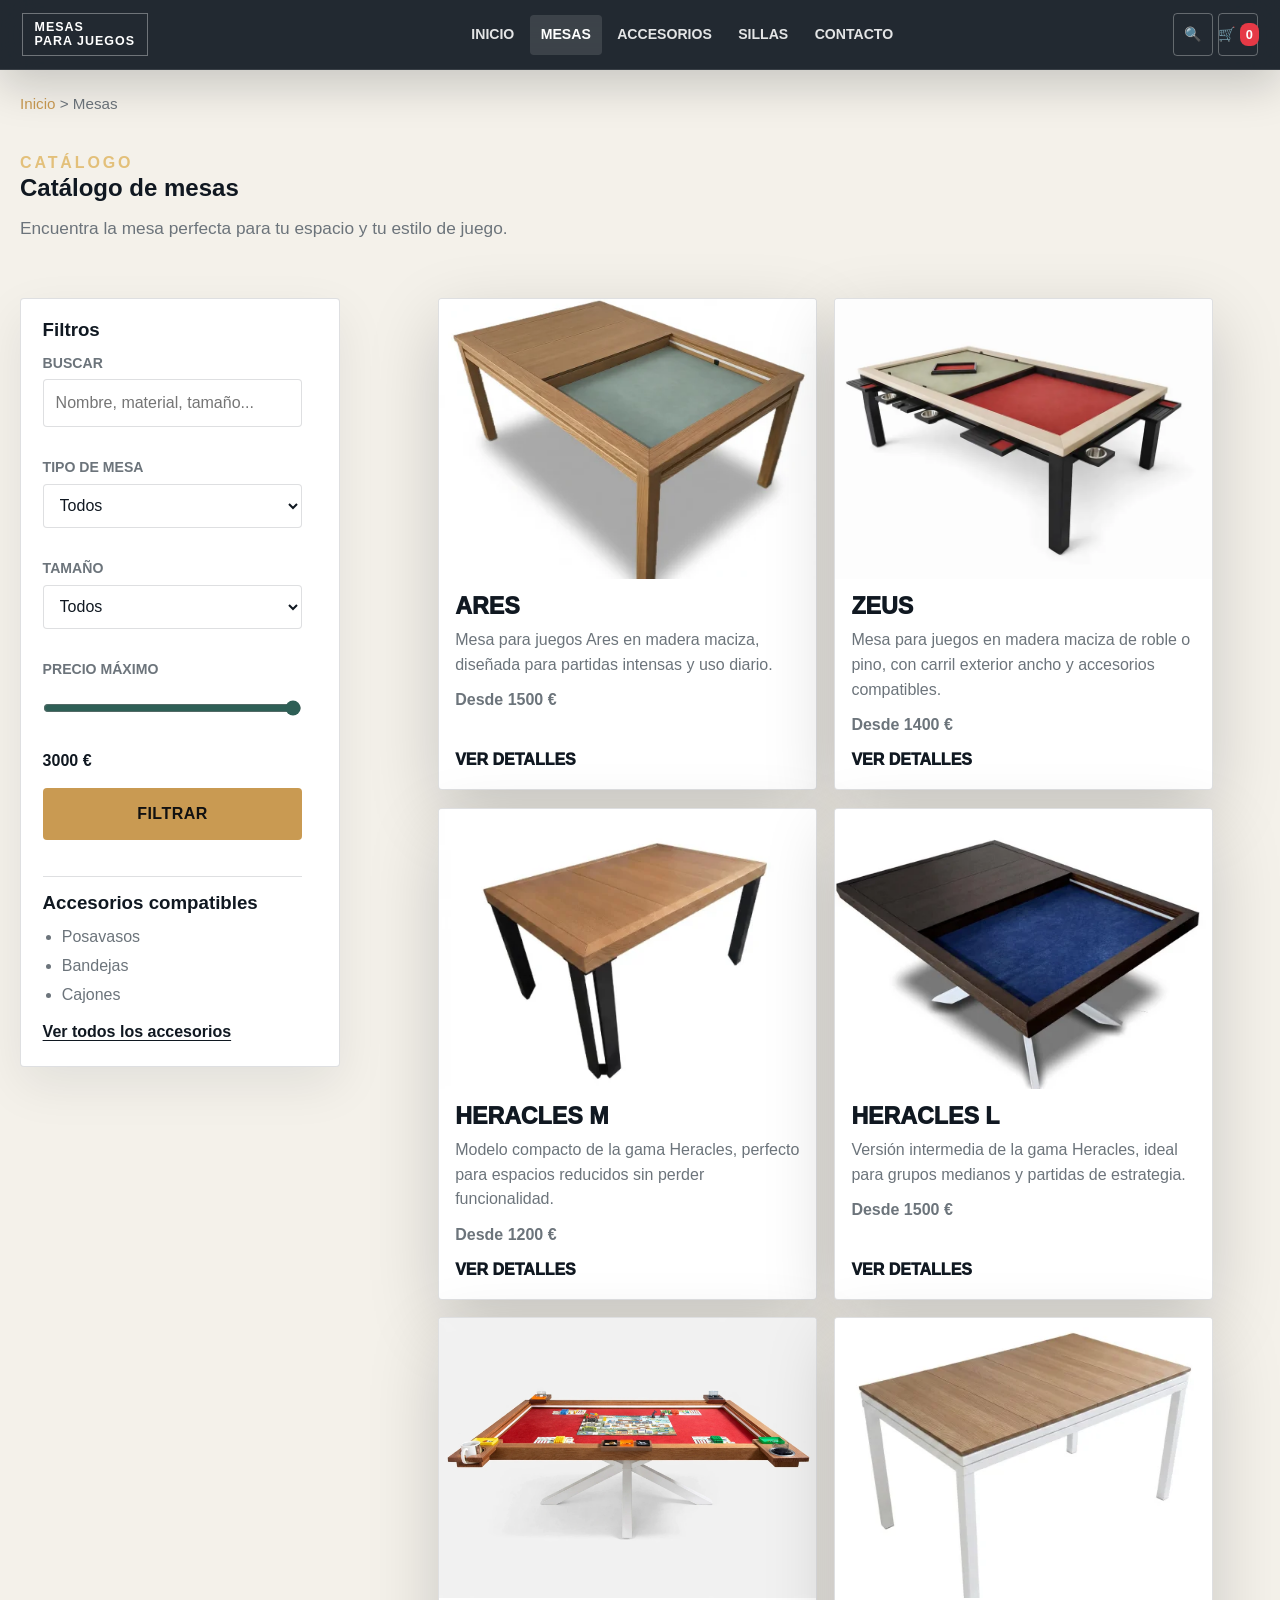
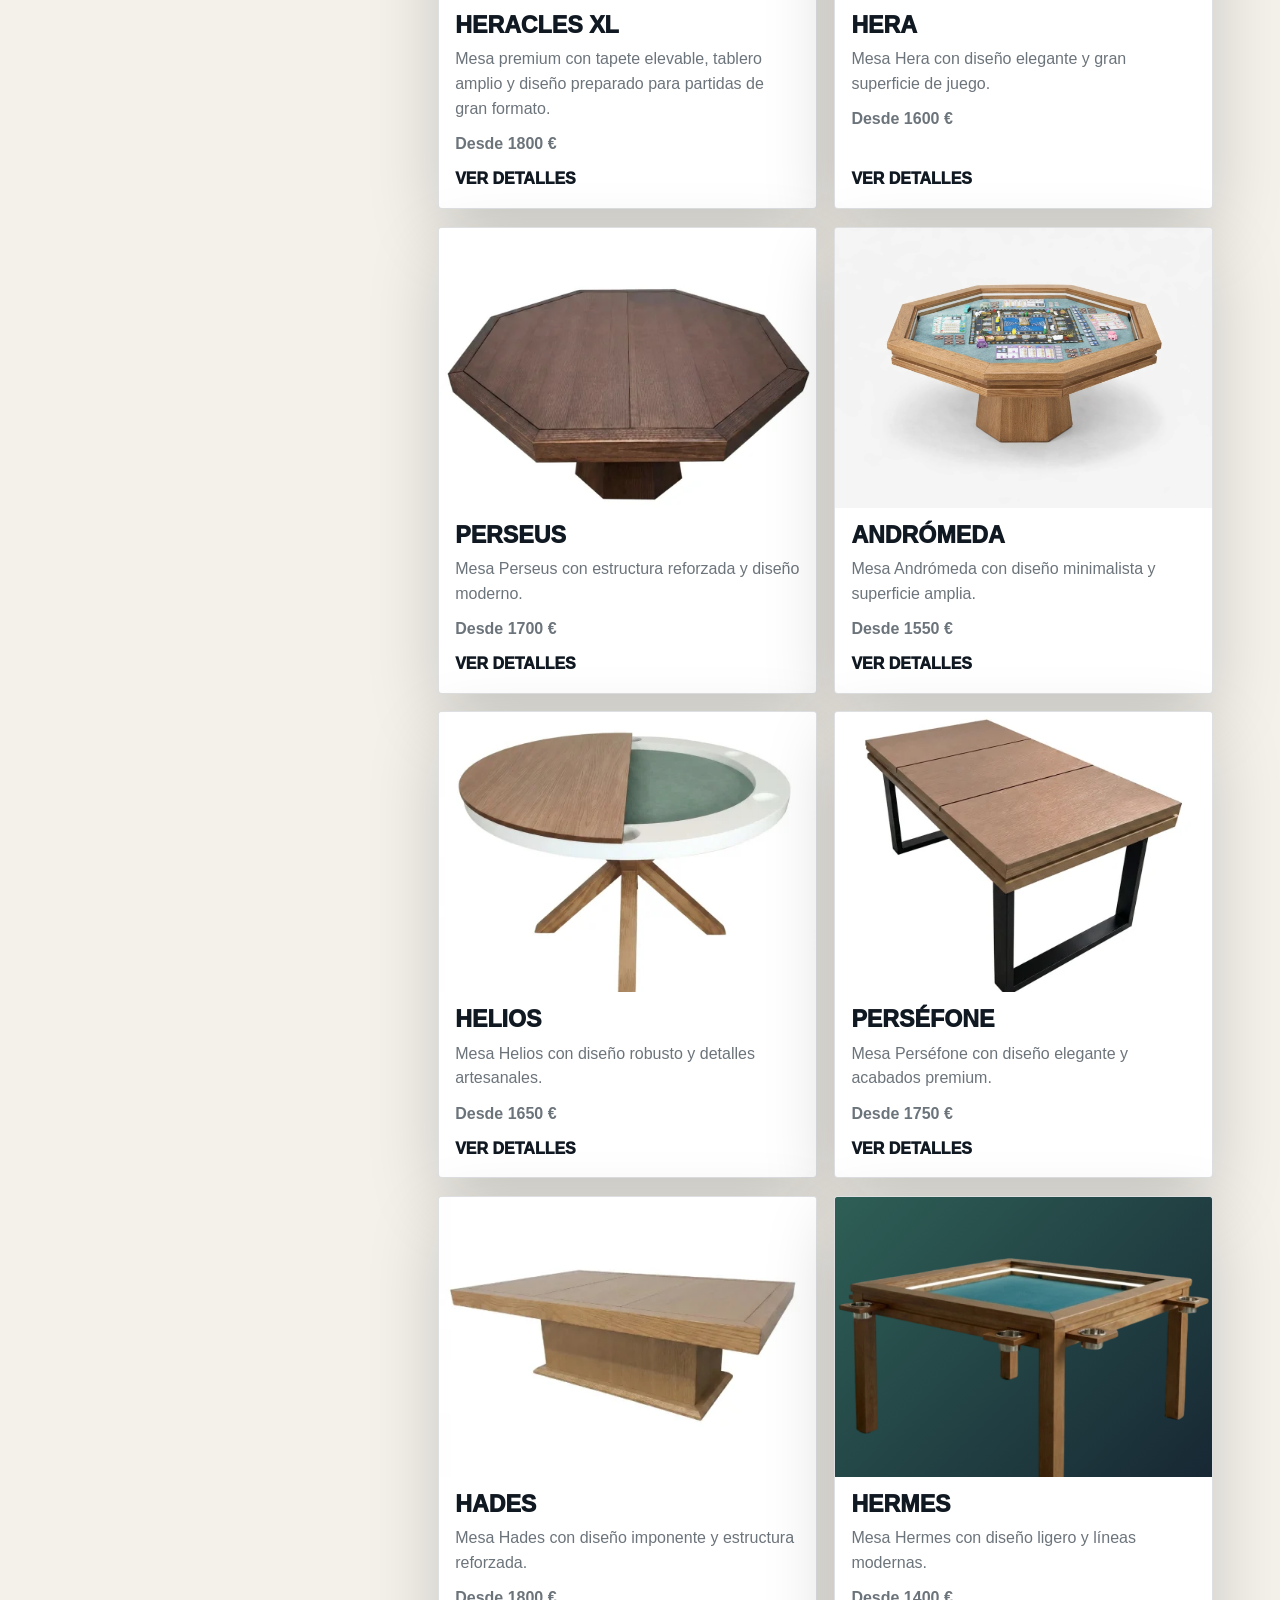
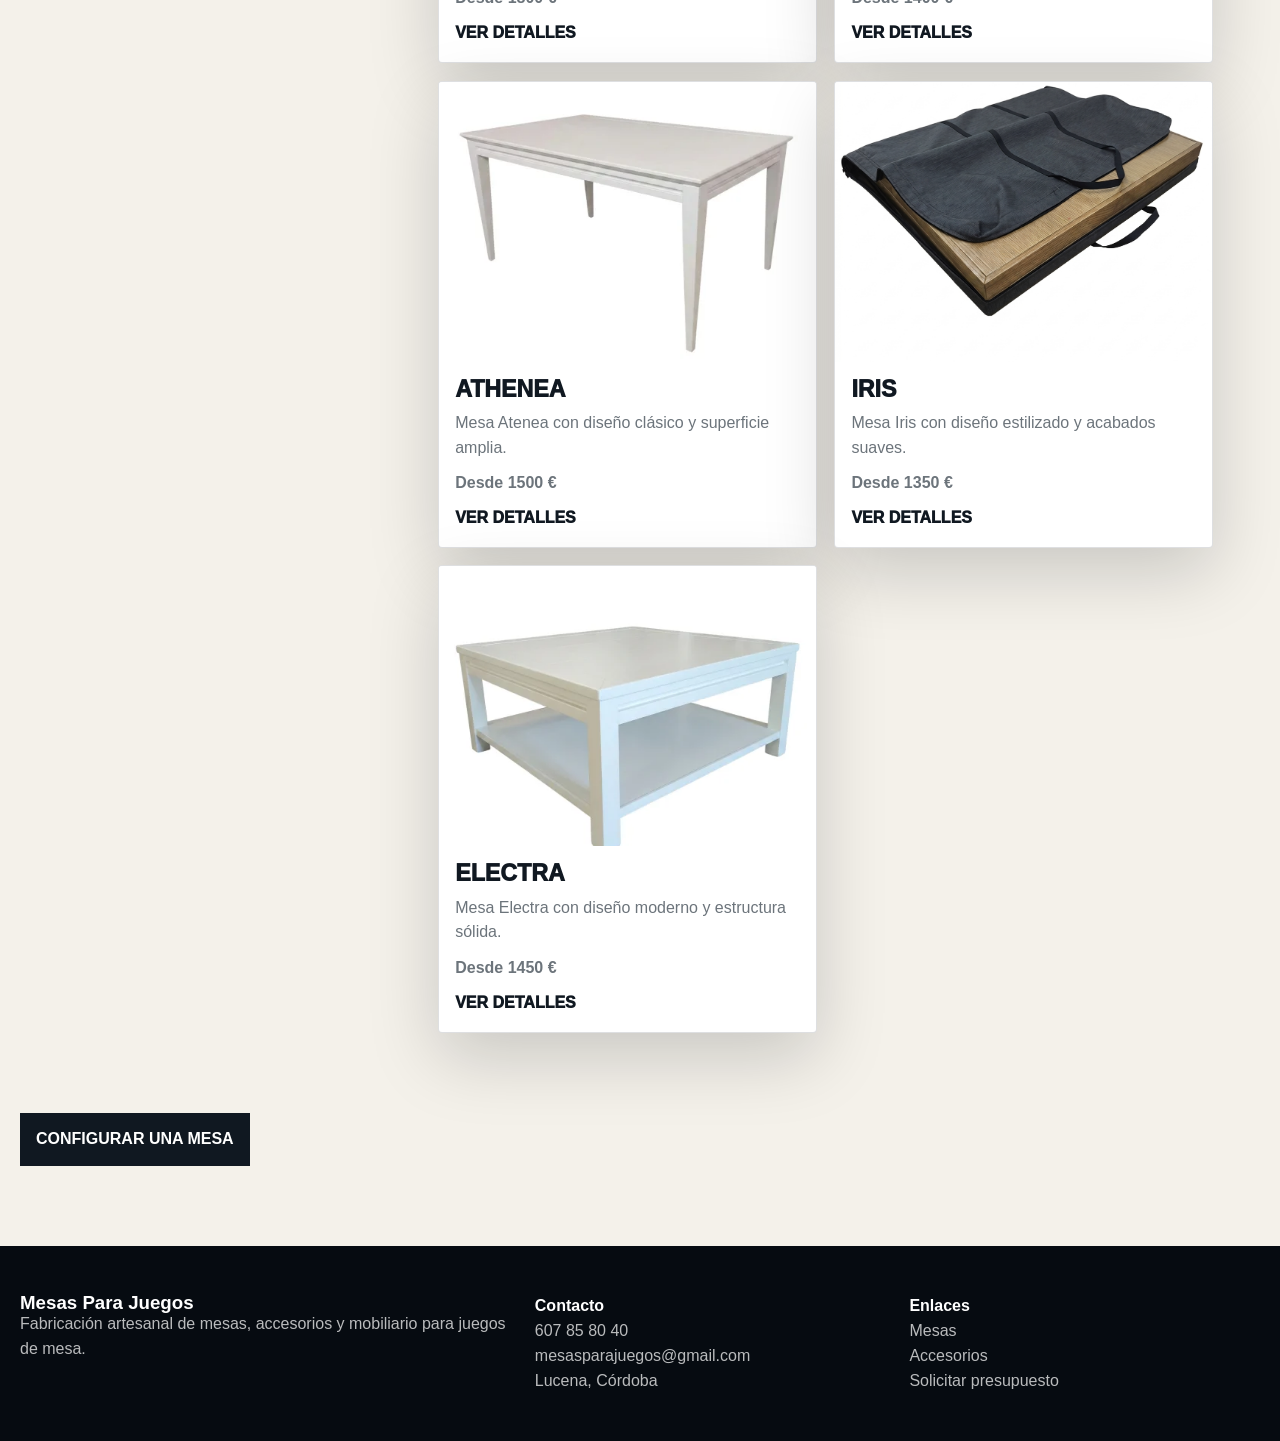
<file: catalogo.html>
<!DOCTYPE html>
<html lang="es">
<head>
    <meta charset="UTF-8">
    <meta name="viewport" content="width=device-width, initial-scale=1.0">
    <title>Catálogo de Mesas | Mesas Para Juegos</title>
    <link rel="stylesheet" href="assets/css/styles.css">
    <script defer src="assets/js/carrito.js"></script>
    <script defer src="assets/js/componentes.js"></script>
    <script defer src="assets/js/filtros.js"></script>
</head>
<body>
    <header id="header"></header>

    <main>
        <nav class="breadcrumbs">
            <a href="index.html">Inicio</a> &gt;
            <span>Mesas</span>
        </nav>

        <section class="titulo-pagina">
            <span class="eyebrow">Catálogo</span>
            <h1>Catálogo de mesas</h1>
            <p>Encuentra la mesa perfecta para tu espacio y tu estilo de juego.</p>
        </section>

        <div class="layout-catalogo">
            <aside class="filtros">
                <h3>Filtros</h3>

                <label for="busqueda-productos">Buscar</label>
                <input type="search" id="busqueda-productos" placeholder="Nombre, material, tamaño...">

                <label for="filtro-tipo">Tipo de mesa</label>
                <select id="filtro-tipo">
                    <option value="todos">Todos</option>
                    <option value="comedor">Mesas Comedor</option>
                    <option value="centro">Mesas Centro</option>
                    <option value="portátil">Portátiles</option>
                </select>

                <label for="filtro-tamano">Tamaño</label>
                <select id="filtro-tamano">
                    <option value="todos">Todos</option>
                    <option value="S">S</option>
                    <option value="M">M</option>
                    <option value="L">L</option>
                    <option value="XL">XL</option>
                </select>

                <label for="filtro-precio">Precio máximo</label>
                <input type="range" id="filtro-precio" min="200" max="3000" value="3000">
                <span id="precio-max">3000 €</span>

                <button id="btn-filtrar">Filtrar</button>

                <hr>

                <h3>Accesorios compatibles</h3>
                <ul>
                    <li>Posavasos</li>
                    <li>Bandejas</li>
                    <li>Cajones</li>
                </ul>
                <a href="pages/accesorios.html">Ver todos los accesorios</a>
            </aside>

            <section class="listado">
                <div id="grid-productos" class="grid-productos"></div>
            </section>
        </div>

        <section class="cta-secundario">
            <a href="pages/configurador.html?id=zeus">Configurar una mesa</a>
        </section>
    </main>

    <footer id="footer"></footer>
</body>
</html>
</file>
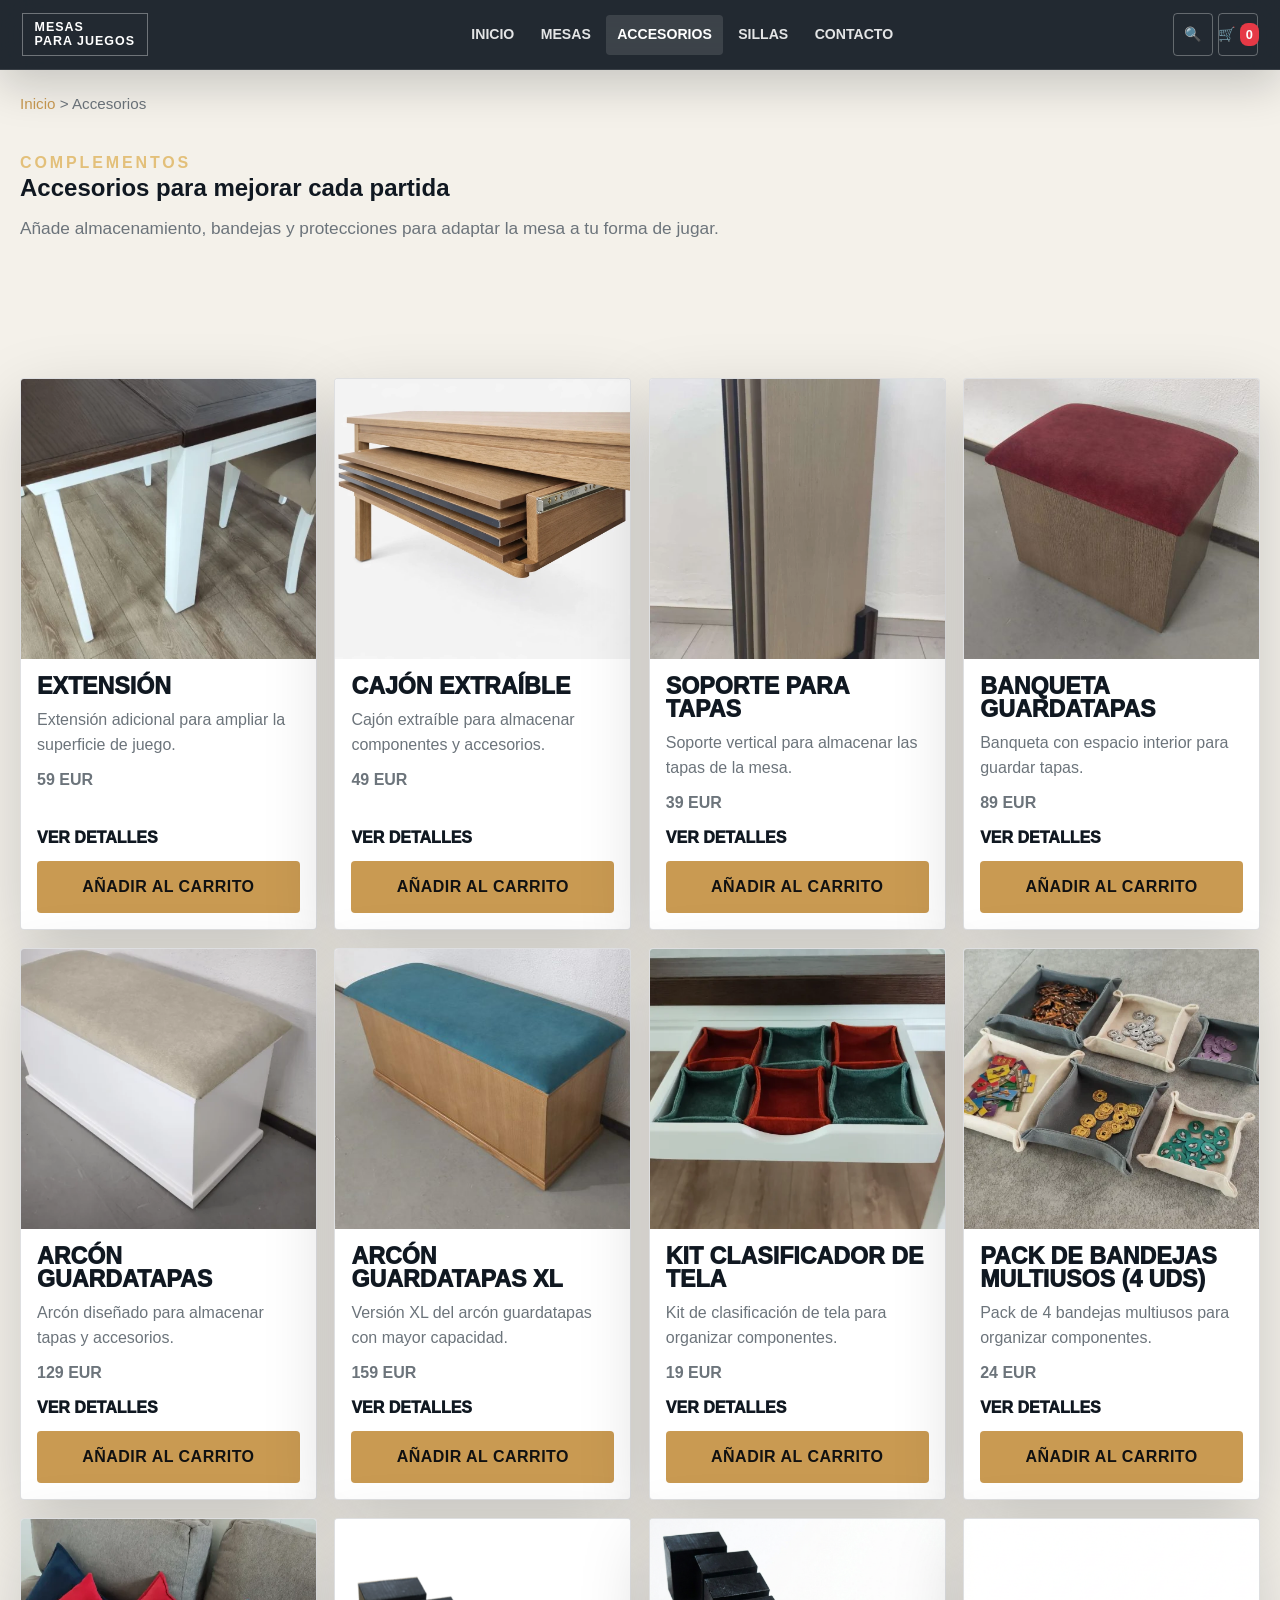
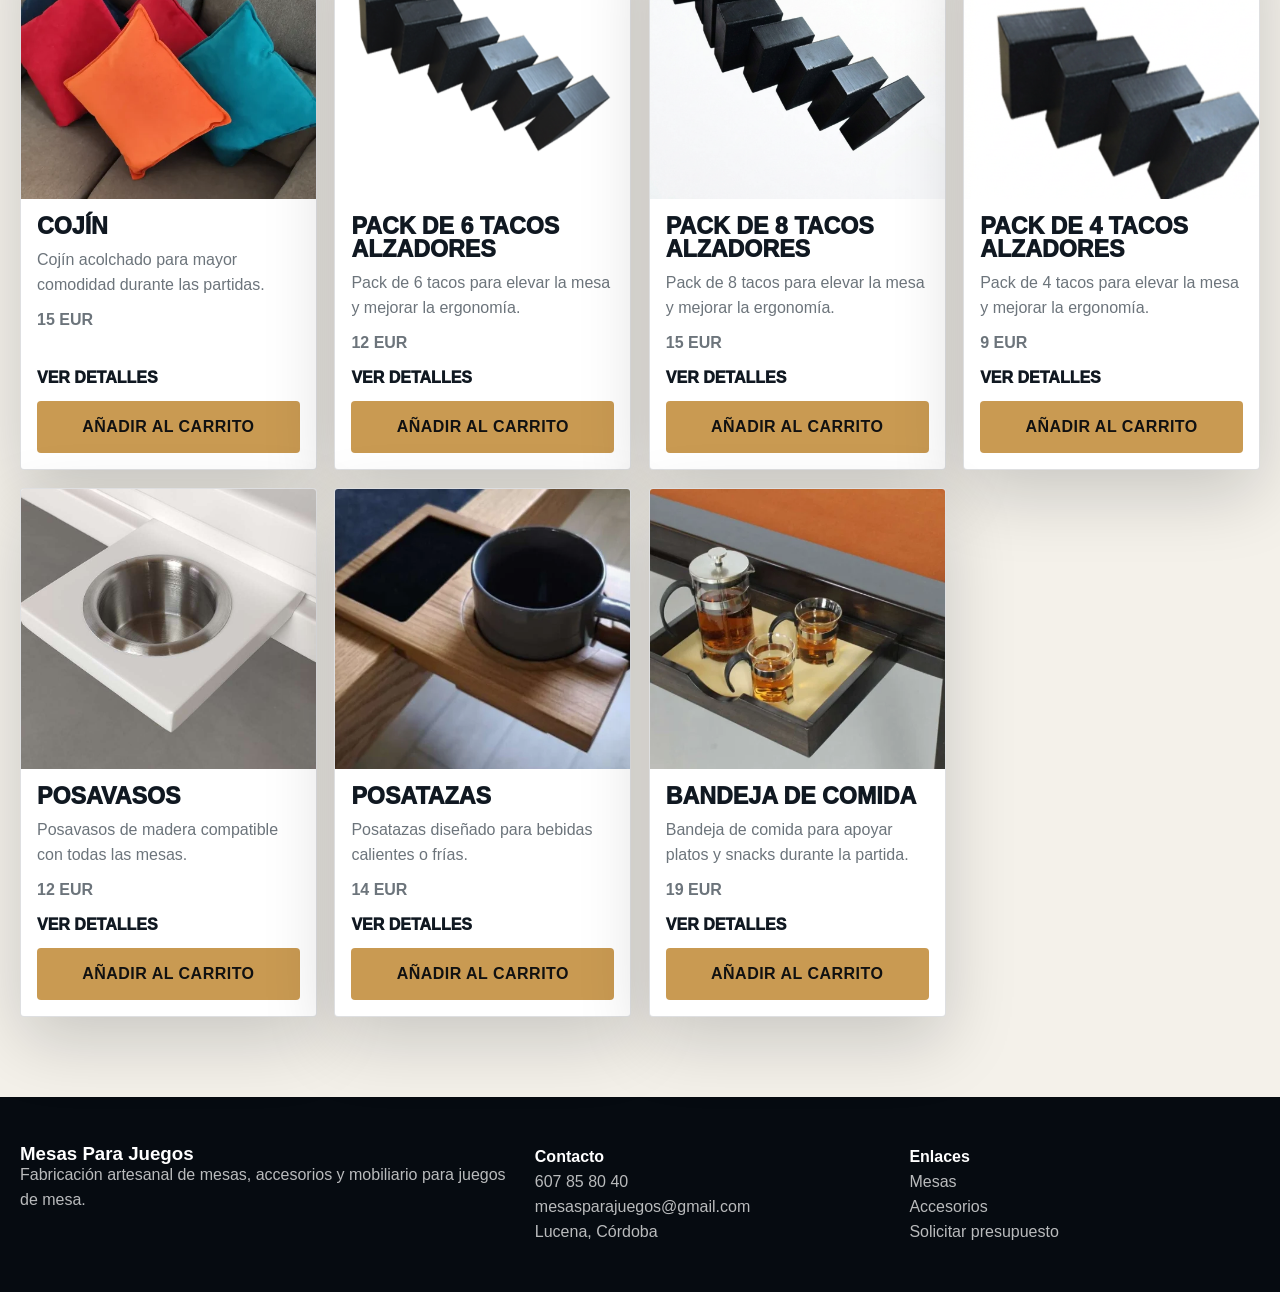
<file: pages/accesorios.html>
<!DOCTYPE html>
<html lang="es">
<head>
    <meta charset="UTF-8">
    <meta name="viewport" content="width=device-width, initial-scale=1.0">
    <title>Accesorios | Mesas Para Juegos</title>
    <link rel="stylesheet" href="../assets/css/styles.css">
    <script defer src="../assets/js/carrito.js"></script>
    <script defer src="../assets/js/componentes.js"></script>
    <script defer src="../assets/js/accesorios.js"></script>
</head>
<body>
    <header id="header"></header>

    <main>
        <nav class="breadcrumbs">
            <a href="../index.html">Inicio</a> &gt;
            <span>Accesorios</span>
        </nav>

        <section class="titulo-pagina">
            <span class="eyebrow">Complementos</span>
            <h1>Accesorios para mejorar cada partida</h1>
            <p>Añade almacenamiento, bandejas y protecciones para adaptar la mesa a tu forma de jugar.</p>
        </section>

        <section class="listado">
            <div id="grid-accesorios" class="grid-productos"></div>
        </section>
    </main>

    <footer id="footer"></footer>
</body>
</html>
</file>
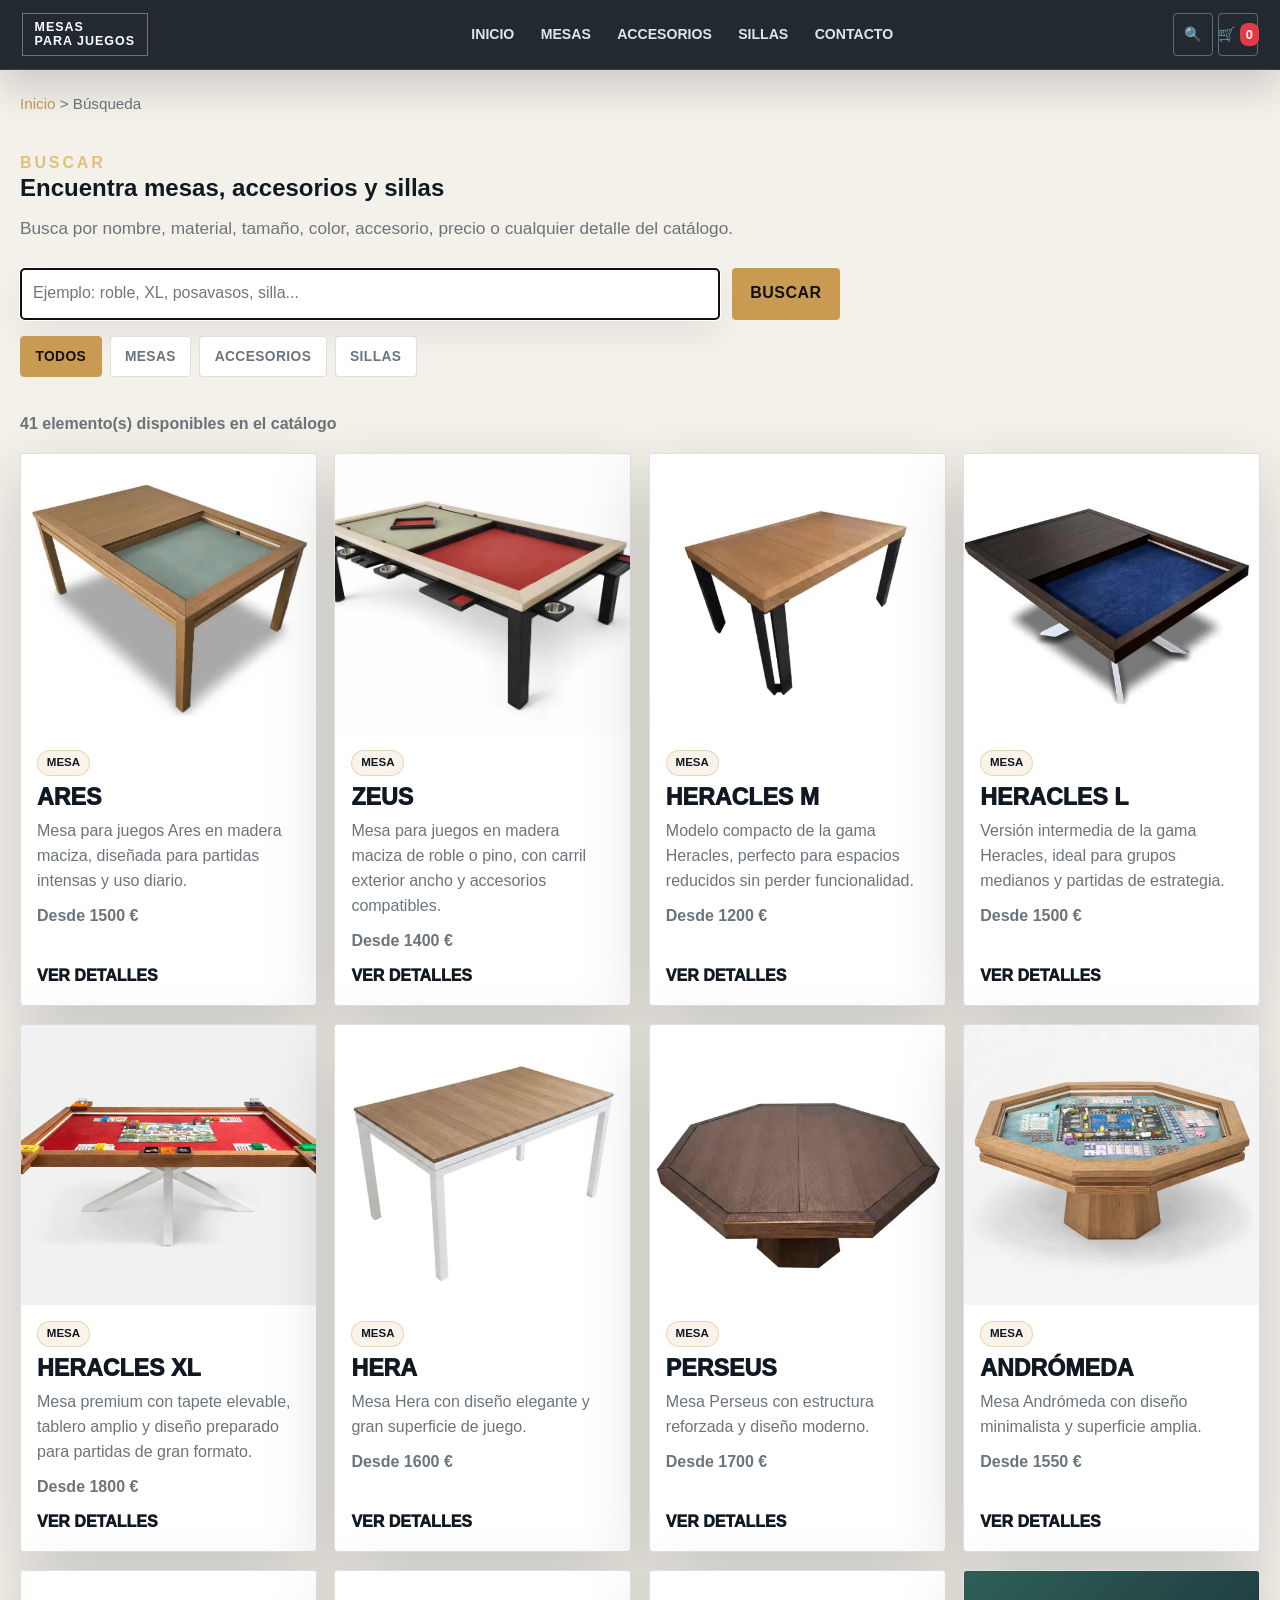
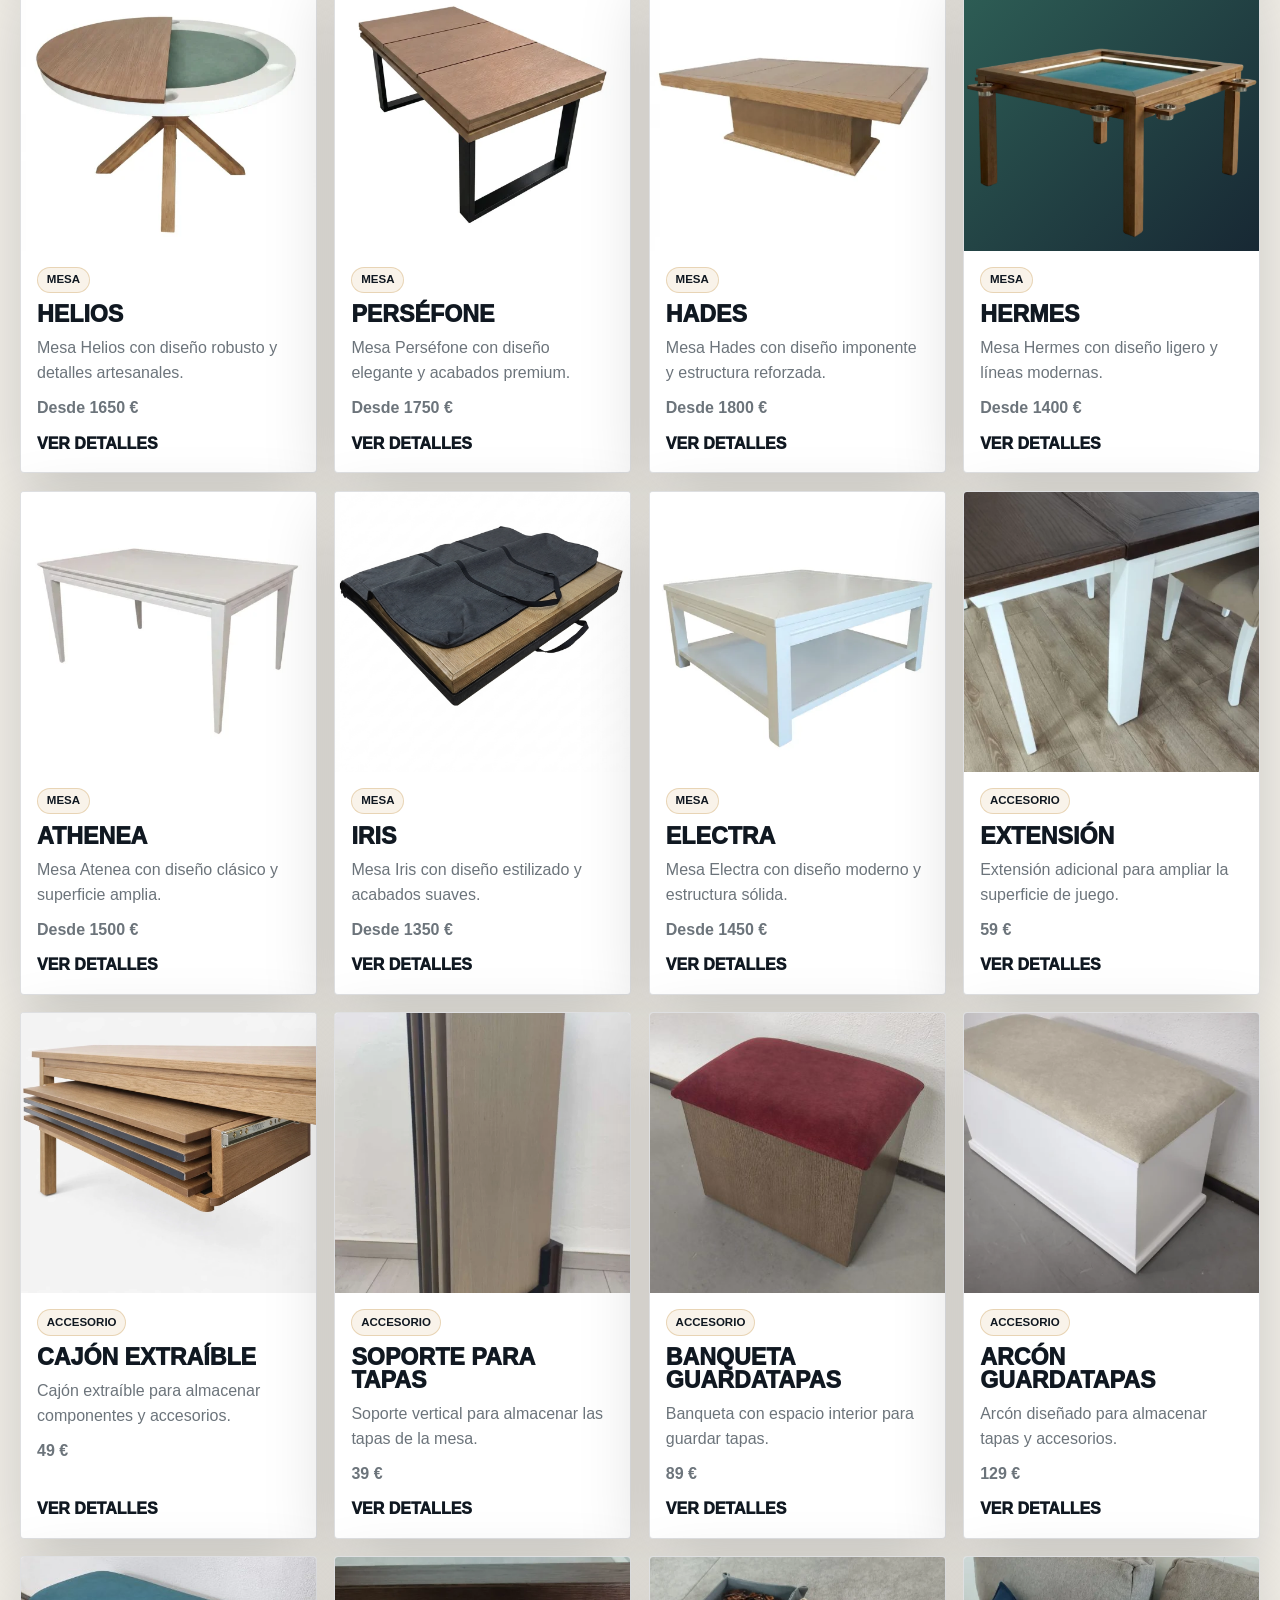
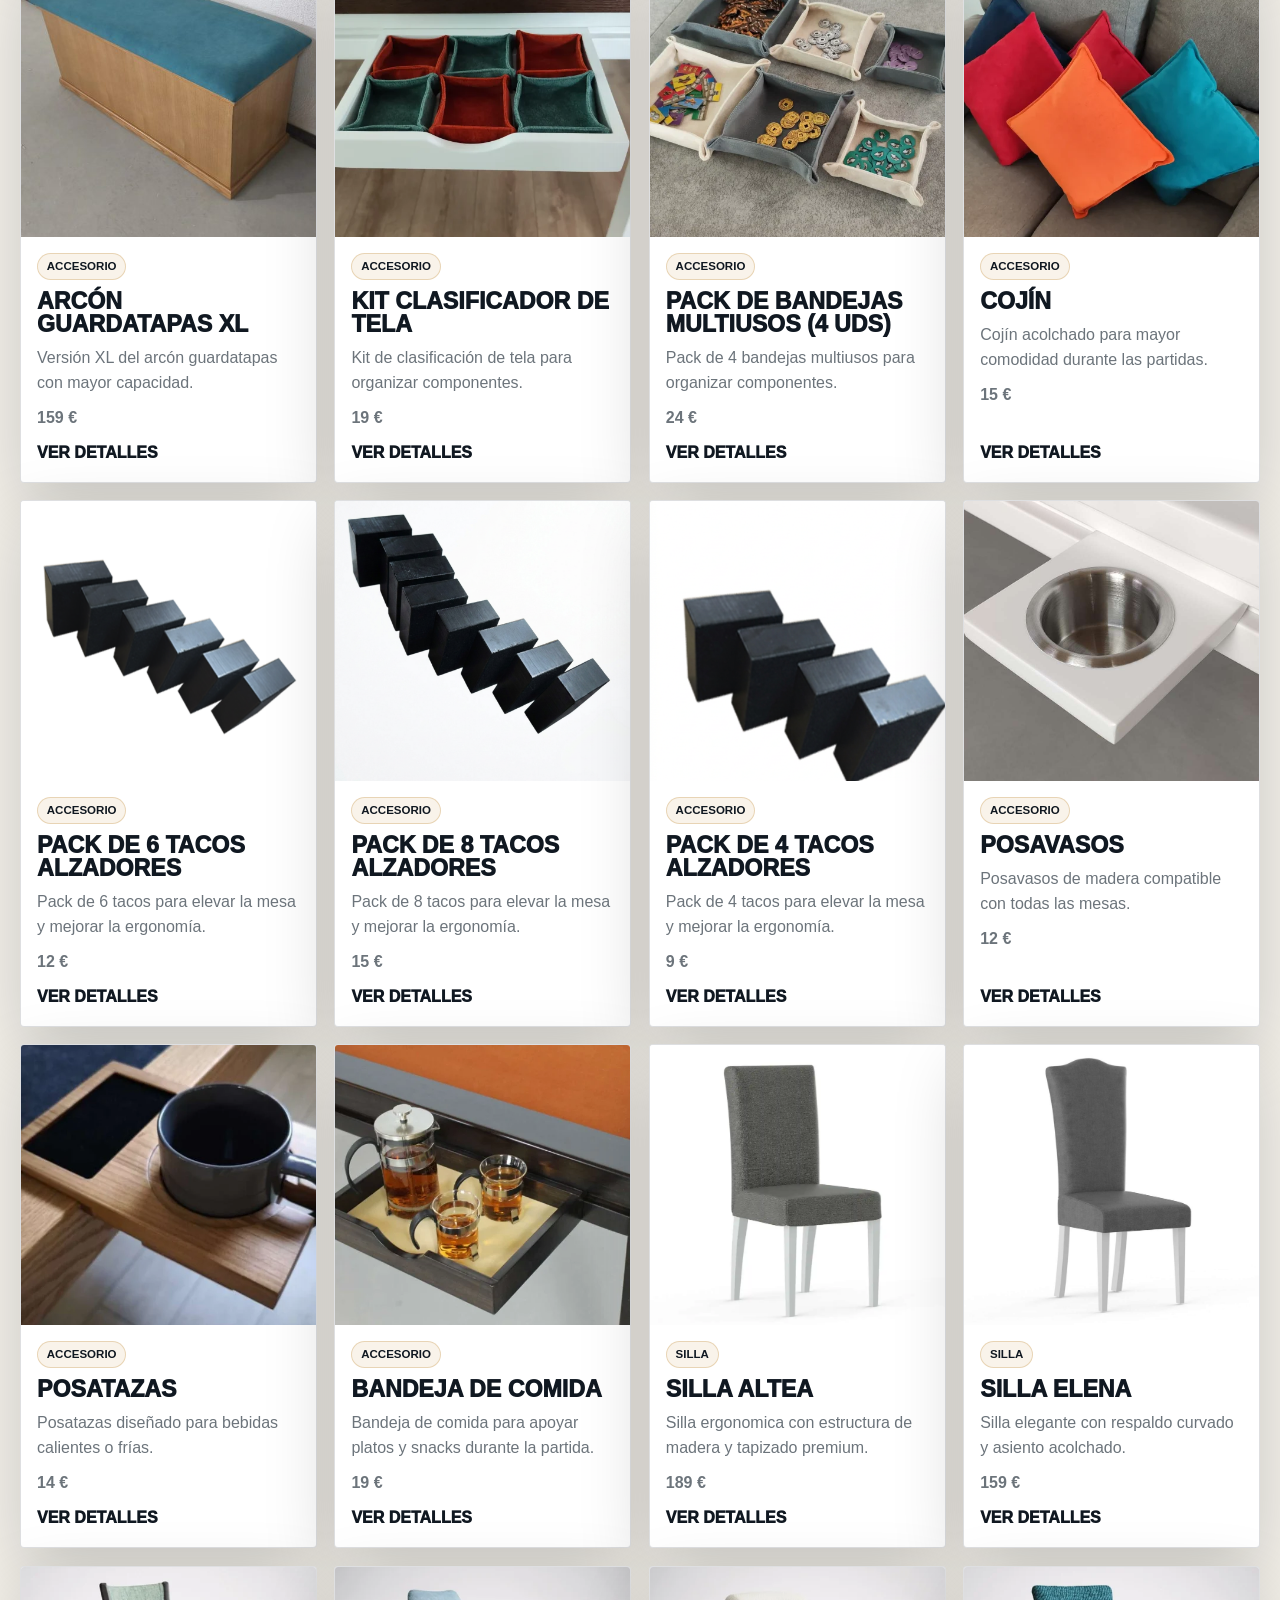
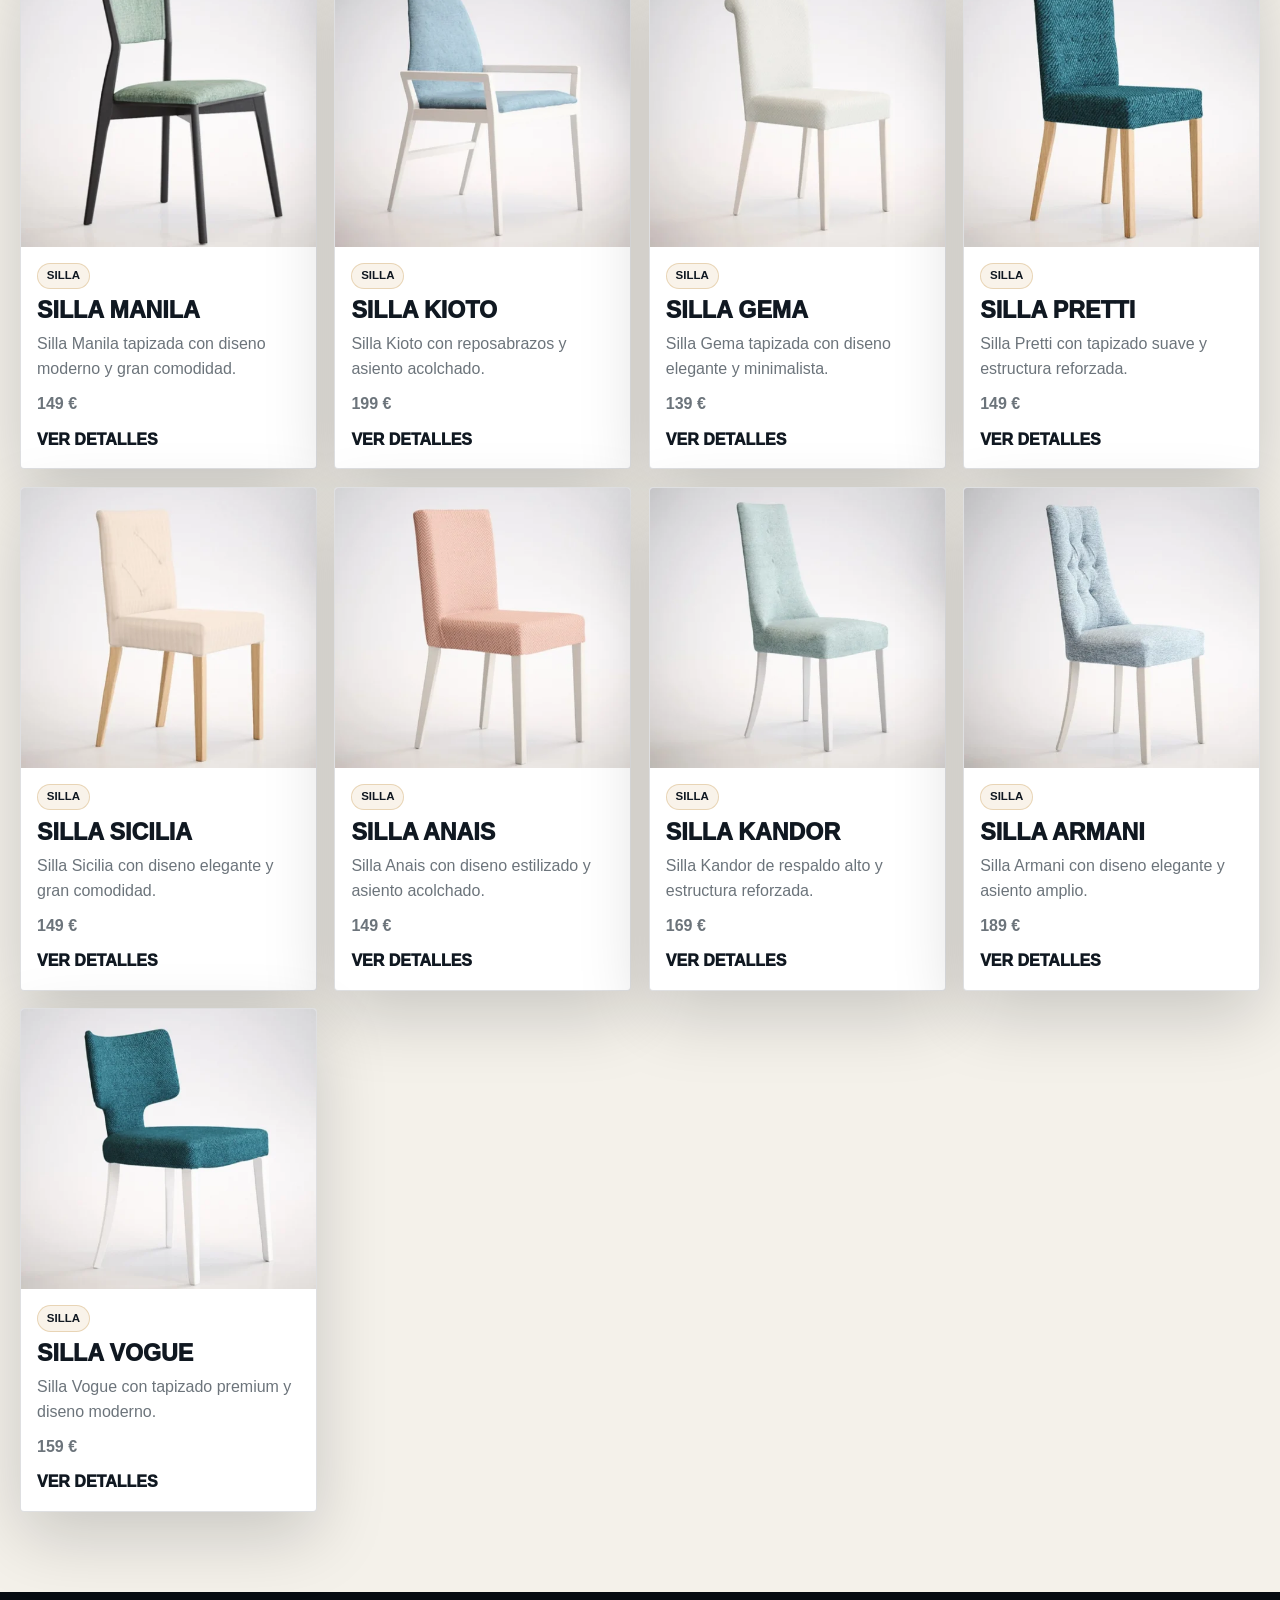
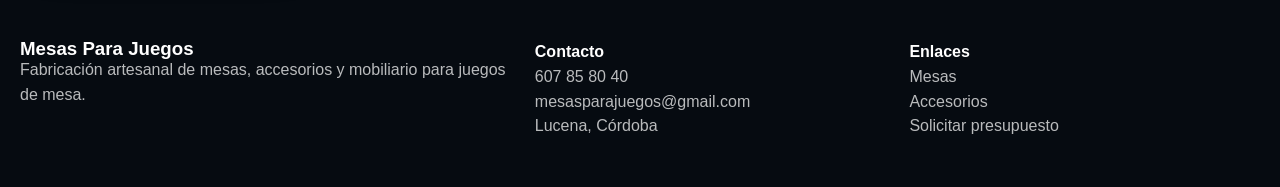
<file: pages/busqueda.html>
<!DOCTYPE html>
<html lang="es">
<head>
    <meta charset="UTF-8">
    <meta name="viewport" content="width=device-width, initial-scale=1.0">
    <title>Búsqueda | Mesas Para Juegos</title>
    <link rel="stylesheet" href="../assets/css/styles.css">
    <script defer src="../assets/js/carrito.js"></script>
    <script defer src="../assets/js/componentes.js"></script>
    <script defer src="../assets/js/busqueda.js"></script>
</head>
<body>
    <header id="header"></header>

    <main>
        <nav class="breadcrumbs">
            <a href="../index.html">Inicio</a> &gt;
            <span>Búsqueda</span>
        </nav>

        <section class="titulo-pagina busqueda-hero">
            <span class="eyebrow">Buscar</span>
            <h1>Encuentra mesas, accesorios y sillas</h1>
            <p>Busca por nombre, material, tamaño, color, accesorio, precio o cualquier detalle del catálogo.</p>

            <form class="busqueda-form" id="form-busqueda">
                <label class="sr-only" for="busqueda-global">Buscar en el catálogo</label>
                <input type="search" id="busqueda-global" placeholder="Ejemplo: roble, XL, posavasos, silla..." autocomplete="off">
                <button type="submit" class="btn-primary">Buscar</button>
            </form>

            <div class="busqueda-tabs" aria-label="Filtrar resultados">
                <button type="button" class="activo" data-tipo="todos">Todos</button>
                <button type="button" data-tipo="mesa">Mesas</button>
                <button type="button" data-tipo="accesorio">Accesorios</button>
                <button type="button" data-tipo="silla">Sillas</button>
            </div>
        </section>

        <section class="busqueda-resultados">
            <div class="resultado-meta" id="resultado-meta">Cargando catálogo...</div>
            <div id="grid-busqueda" class="grid-productos"></div>
        </section>
    </main>

    <footer id="footer"></footer>
</body>
</html>
</file>
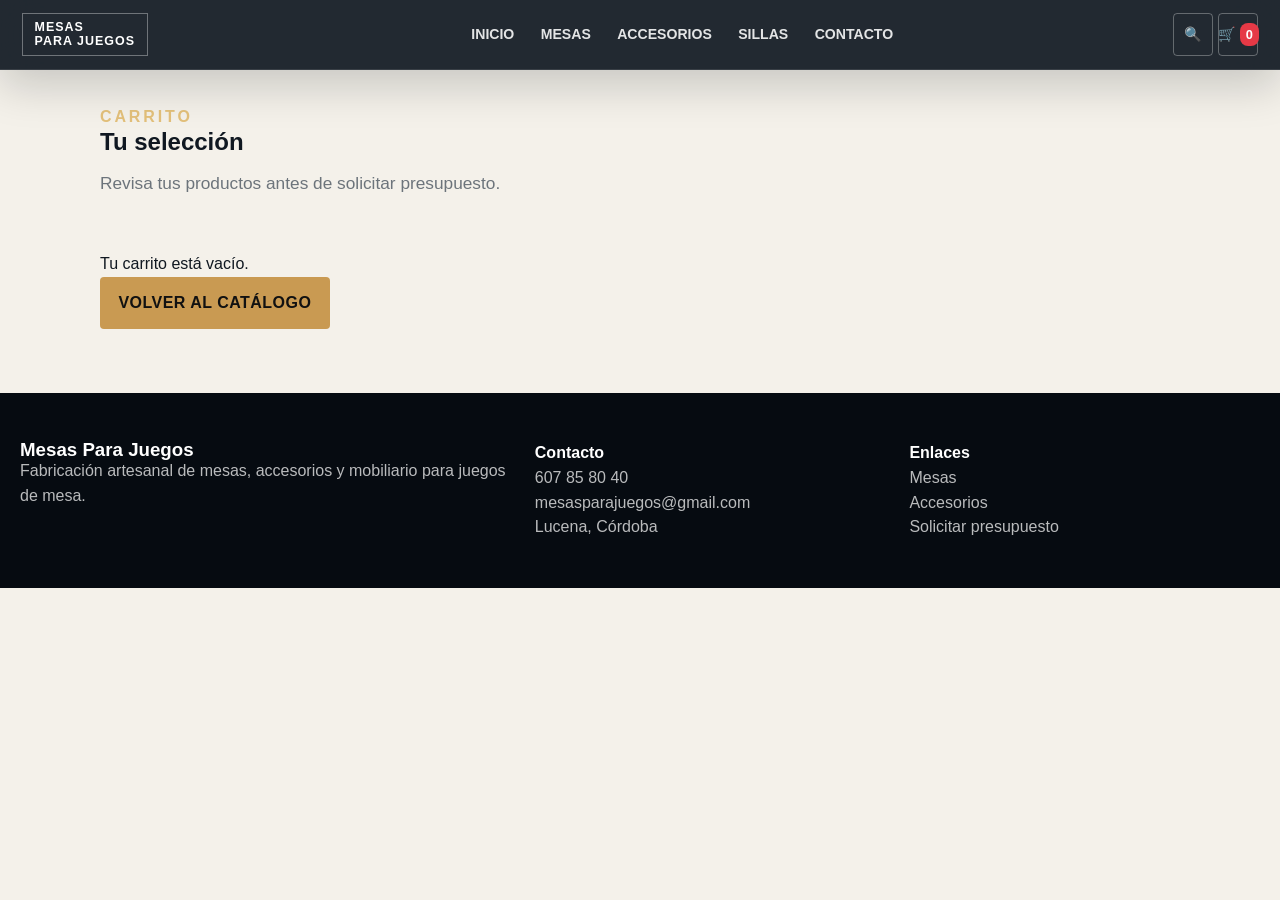
<file: pages/carrito.html>
<!DOCTYPE html>
<html lang="es">
<head>
    <meta charset="UTF-8">
    <meta name="viewport" content="width=device-width, initial-scale=1.0">
    <title>Carrito | Mesas Para Juegos</title>
    <link rel="stylesheet" href="../assets/css/styles.css">

    <!-- Scripts globales -->
    <script defer src="../assets/js/carrito.js"></script>
    <script defer src="../assets/js/componentes.js"></script>
</head>
<body>
<header id="header"></header>

<main class="carrito-main">
    <section class="titulo-pagina">
        <span class="eyebrow">Carrito</span>
        <h1>Tu selección</h1>
        <p>Revisa tus productos antes de solicitar presupuesto.</p>
    </section>

    <section id="carrito-contenido" class="carrito-contenido"></section>

    <section id="carrito-total" class="carrito-total"></section>
</main>

<footer id="footer"></footer>

<script>
function renderCarrito() {
    const { obtenerCarrito, totalCarrito, actualizarCantidad, eliminarDelCarrito, vaciarCarrito } = window.carritoAPI;
    const carrito = obtenerCarrito();

    const cont = document.getElementById("carrito-contenido");
    const totalBox = document.getElementById("carrito-total");

    if (!carrito.length) {
        cont.innerHTML = `
            <p>Tu carrito está vacío.</p>
            <a class="btn-primary" href="../catalogo.html">Volver al catálogo</a>
        `;
        totalBox.innerHTML = "";
        return;
    }

    cont.innerHTML = carrito.map((item, index) => `
    <article class="carrito-item">
        
        <!-- NUEVO: imagen del producto -->
        <div class="carrito-thumb">
            <img src="../assets/media/img/${item.id}.webp" alt="${item.nombre}">
        </div>

        <div class="carrito-info">
            <h3>${item.nombre}</h3>
            <p><strong>${item.precio} €</strong></p>

            ${Object.keys(item.opciones).length > 0 ? `
                <ul class="carrito-opciones">
                    ${Object.entries(item.opciones).map(([k, v]) => `
                        <li><strong>${k}:</strong> ${v}</li>
                    `).join('')}
                </ul>
            ` : `<p class="sin-opciones">Sin opciones</p>`}
        </div>

        <div class="carrito-controles">
            <label>Cantidad:</label>
            <input type="number" min="1" value="${item.cantidad}" data-index="${index}" class="input-cantidad">

            <button class="btn-secondary btn-eliminar" data-index="${index}">
                Eliminar
            </button>
        </div>

    </article>
`).join('');


    totalBox.innerHTML = `
        <div class="carrito-total-box">
            <h2>Total: ${totalCarrito()} €</h2>
            <button id="btn-vaciar" class="btn-secondary">Vaciar carrito</button>
            <button id="btn-solicitar" class="btn-primary">Solicitar presupuesto</button>
        </div>
    `;

    // Cambiar cantidades
    document.querySelectorAll(".input-cantidad").forEach(input => {
        input.addEventListener("change", e => {
            const index = Number(e.target.dataset.index);
            const nuevaCantidad = Number(e.target.value);
            actualizarCantidad(index, nuevaCantidad);
            renderCarrito();
        });
    });

    // Eliminar línea
    document.querySelectorAll(".btn-eliminar").forEach(btn => {
        btn.addEventListener("click", e => {
            const index = Number(e.target.dataset.index);
            eliminarDelCarrito(index);
            renderCarrito();
        });
    });

    // Vaciar carrito
    document.getElementById("btn-vaciar").addEventListener("click", () => {
        vaciarCarrito();
        renderCarrito();
    });
}

window.addEventListener("DOMContentLoaded", renderCarrito);
</script>

<script>
document.addEventListener("click", e => {
    if (e.target.id === "btn-solicitar") {

        const json = window.carritoAPI.carritoComoJSON();
        const mensaje = window.carritoAPI.carritoComoMensaje();

        localStorage.setItem("presupuesto_carrito_json", json);
        localStorage.setItem("presupuesto_carrito_mensaje", mensaje);

        window.location.href = "contacto.html";
    }
});
</script>

</body>
</html>
</file>
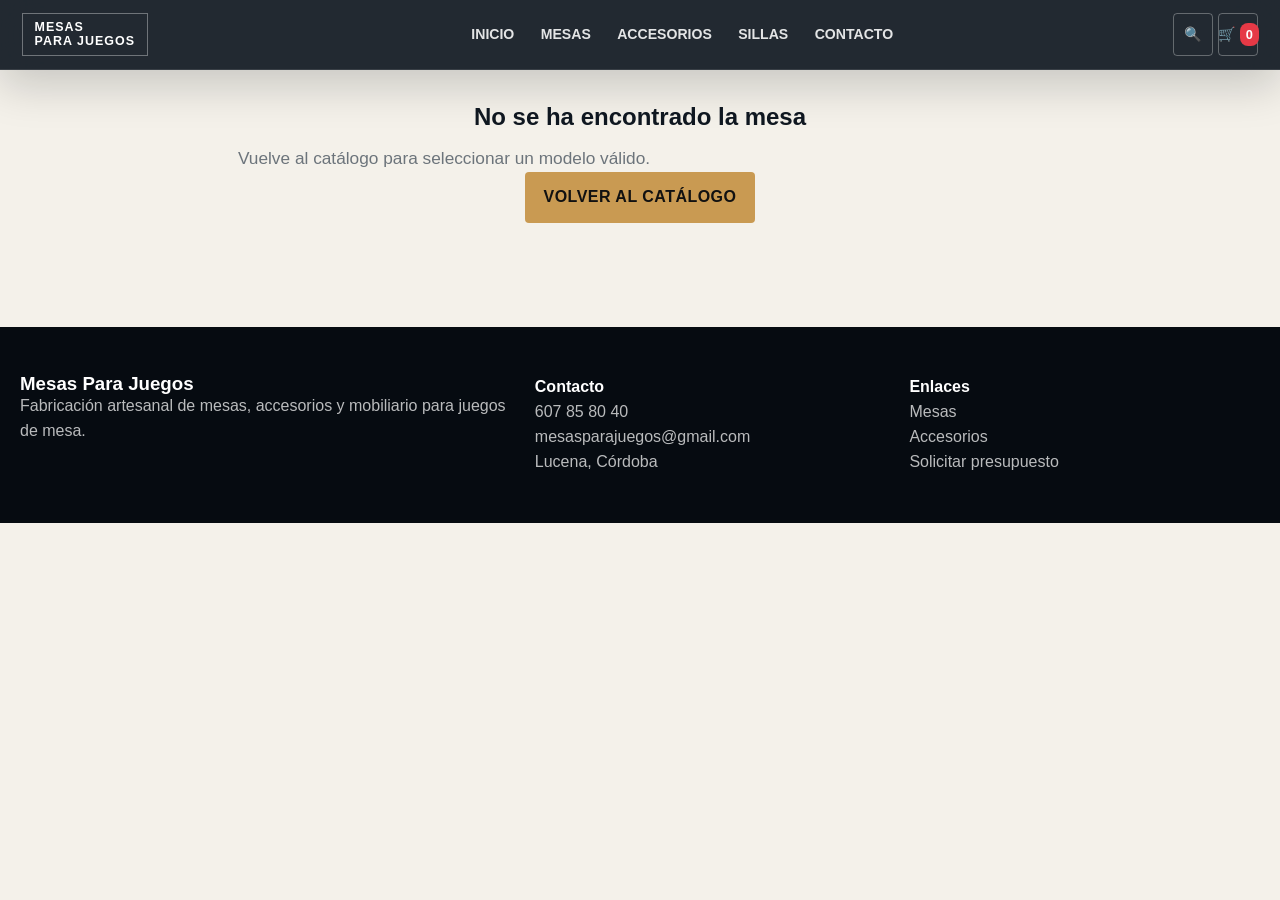
<file: pages/configurador.html>
<!DOCTYPE html>
<html lang="es">
<head>
    <meta charset="UTF-8">
    <meta name="viewport" content="width=device-width, initial-scale=1.0">
    <title>Configurador de Mesa | Mesas Para Juegos</title>
    <link rel="stylesheet" href="../assets/css/styles.css">

    <!-- Scripts globales -->
    <script defer src="../assets/js/componentes.js"></script>
    <script defer src="../assets/js/carrito.js"></script>
    <script defer src="../assets/js/configurador.js"></script>
</head>
<body>
    <header id="header"></header>

    <main class="config-main">
        <nav class="breadcrumbs">
            <a href="../index.html">Inicio</a> &gt;
            <span>Configurador</span>
        </nav>

        <section class="titulo-pagina">
            <span class="eyebrow">Configurador</span>
            <h1 id="titulo-mesa">Configurando tu mesa</h1>
            <p>Selecciona materiales, acabados y extras para preparar una solicitud de presupuesto.</p>
        </section>

        <nav class="pasos" aria-label="Pasos del configurador">
            <span class="paso activo">Material</span>
            <span class="paso">Color</span>
            <span class="paso">Tapete</span>
            <span class="paso">Cajón</span>
            <span class="paso">Lámina</span>
            <span class="paso">LEDs</span>
            <span class="paso">Cierre magnético</span>
        </nav>

        <section class="config-layout">
            <div class="config-3d" id="vista-3d"></div>

            <div class="config-opciones">
                <h2 id="titulo-paso">Material</h2>
                <div id="opciones"></div>

                <button id="btn-siguiente" class="btn-primary">Siguiente</button>

                <!-- NUEVO: botón agregar al carrito -->
                <button id="btn-carrito" class="btn-secondary" style="margin-top: 1rem; display:none;">
                    Agregar al carrito
                </button>
            </div>
        </section>
    </main>

    <footer id="footer"></footer>
</body>
</html>
</file>
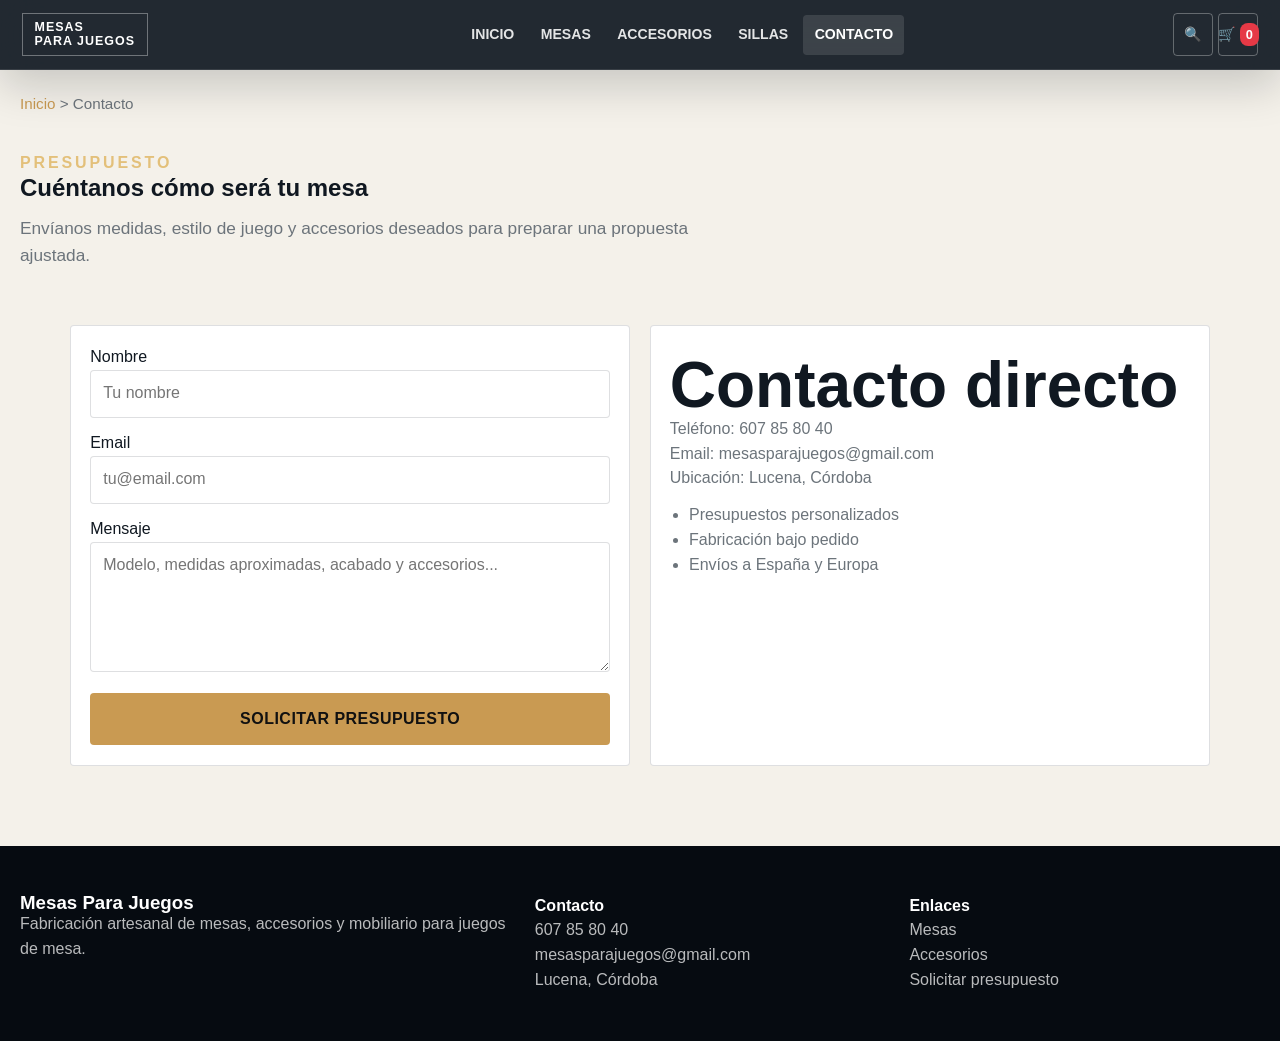
<file: pages/contacto.html>
<!DOCTYPE html>
<html lang="es">
<head>
    <meta charset="UTF-8">
    <meta name="viewport" content="width=device-width, initial-scale=1.0">
    <title>Contacto | Mesas Para Juegos</title>
    <link rel="stylesheet" href="../assets/css/styles.css">
    <script defer src="../assets/js/carrito.js"></script>
    <script defer src="../assets/js/componentes.js"></script>
</head>
<body>
    <header id="header"></header>

    <main>
        <nav class="breadcrumbs">
            <a href="../index.html">Inicio</a> &gt;
            <span>Contacto</span>
        </nav>

        <section class="titulo-pagina">
            <span class="eyebrow">Presupuesto</span>
            <h1>Cuéntanos cómo será tu mesa</h1>
            <p>Envíanos medidas, estilo de juego y accesorios deseados para preparar una propuesta ajustada.</p>
        </section>

        <section class="contact-grid">
            <form class="panel form-grid">
                <label>
                    Nombre
                    <input type="text" name="nombre" placeholder="Tu nombre">
                </label>
                <label>
                    Email
                    <input type="email" name="email" placeholder="tu@email.com">
                </label>
                <label>
                    Mensaje
                    <textarea id="mensaje" name="mensaje" placeholder="Modelo, medidas aproximadas, acabado y accesorios..."></textarea>
                </label>
                <button type="submit">Solicitar presupuesto</button>
            </form>

            <div class="panel">
                <h2>Contacto directo</h2>
                <p>Teléfono: 607 85 80 40</p>
                <p>Email: mesasparajuegos@gmail.com</p>
                <p>Ubicación: Lucena, Córdoba</p>
                <ul>
                    <li>Presupuestos personalizados</li>
                    <li>Fabricación bajo pedido</li>
                    <li>Envíos a España y Europa</li>
                </ul>
            </div>
        </section>
    </main>

    <footer id="footer"></footer>

    <script>
    document.addEventListener("DOMContentLoaded", () => {
        const mensaje = localStorage.getItem("presupuesto_carrito_mensaje");

        if (mensaje) {
            const textarea = document.getElementById("mensaje");
            if (textarea) textarea.value = "Hola, quiero solicitar presupuesto:\n\n" + mensaje;
        }
    });
    </script>

</body>
</html>
</file>
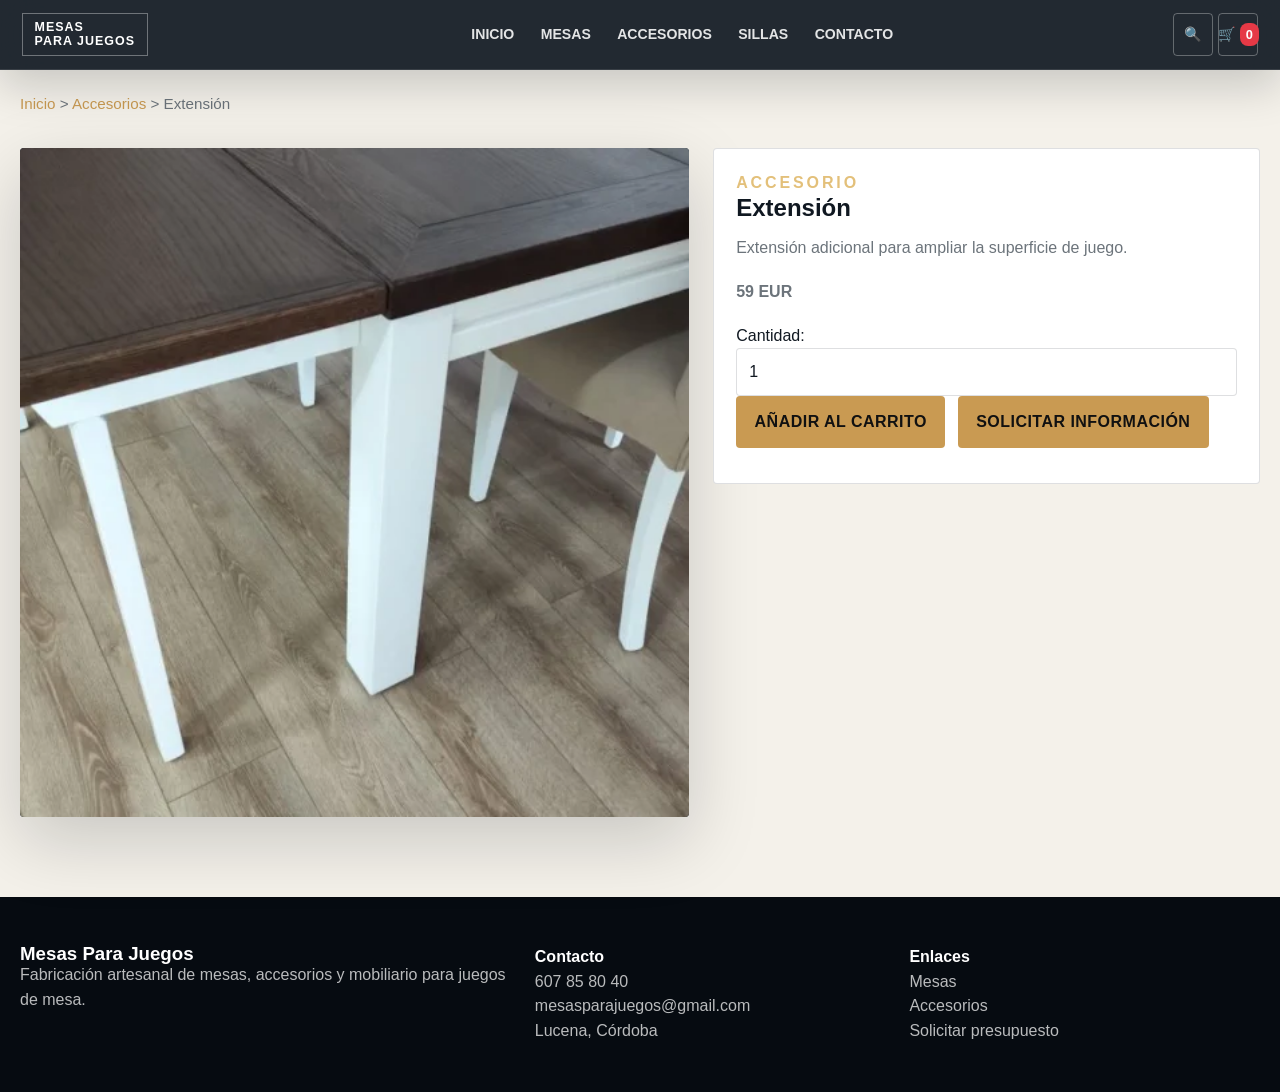
<file: pages/detalle-accesorio.html>
<!DOCTYPE html>
<html lang="es">
<head>
    <meta charset="UTF-8">
    <meta name="viewport" content="width=device-width, initial-scale=1.0">
    <title>Detalle de Accesorio | Mesas Para Juegos</title>
    <link rel="stylesheet" href="../assets/css/styles.css">
    <script defer src="../assets/js/carrito.js"></script>
    <script defer src="../assets/js/componentes.js"></script>
    <script defer src="../assets/js/detalle-accesorio.js"></script>
</head>
<body>
    <header id="header"></header>

    <main>
        <nav class="breadcrumbs">
            <a href="../index.html">Inicio</a> &gt;
            <a href="accesorios.html">Accesorios</a> &gt;
            <span id="breadcrumb-nombre"></span>
        </nav>

        <section class="detalle-layout">
            <div class="detalle-imagen" id="imagen-accesorio"></div>

            <div class="detalle-info">
                <span class="eyebrow">Accesorio</span>
                <h1 id="nombre-accesorio"></h1>
                <p id="descripcion-accesorio"></p>
                <p class="precio"><strong id="precio-accesorio"></strong></p>
                <label for="cantidad">Cantidad:</label>
                <input type="number" id="cantidad" min="1" value="1">
                <button id="btn-add-carrito" class="btn-primary">Añadir al carrito</button>
                <a class="btn-primary" href="contacto.html">Solicitar información</a>
            </div>
        </section>
    </main>

    <footer id="footer"></footer>
</body>
</html>
</file>
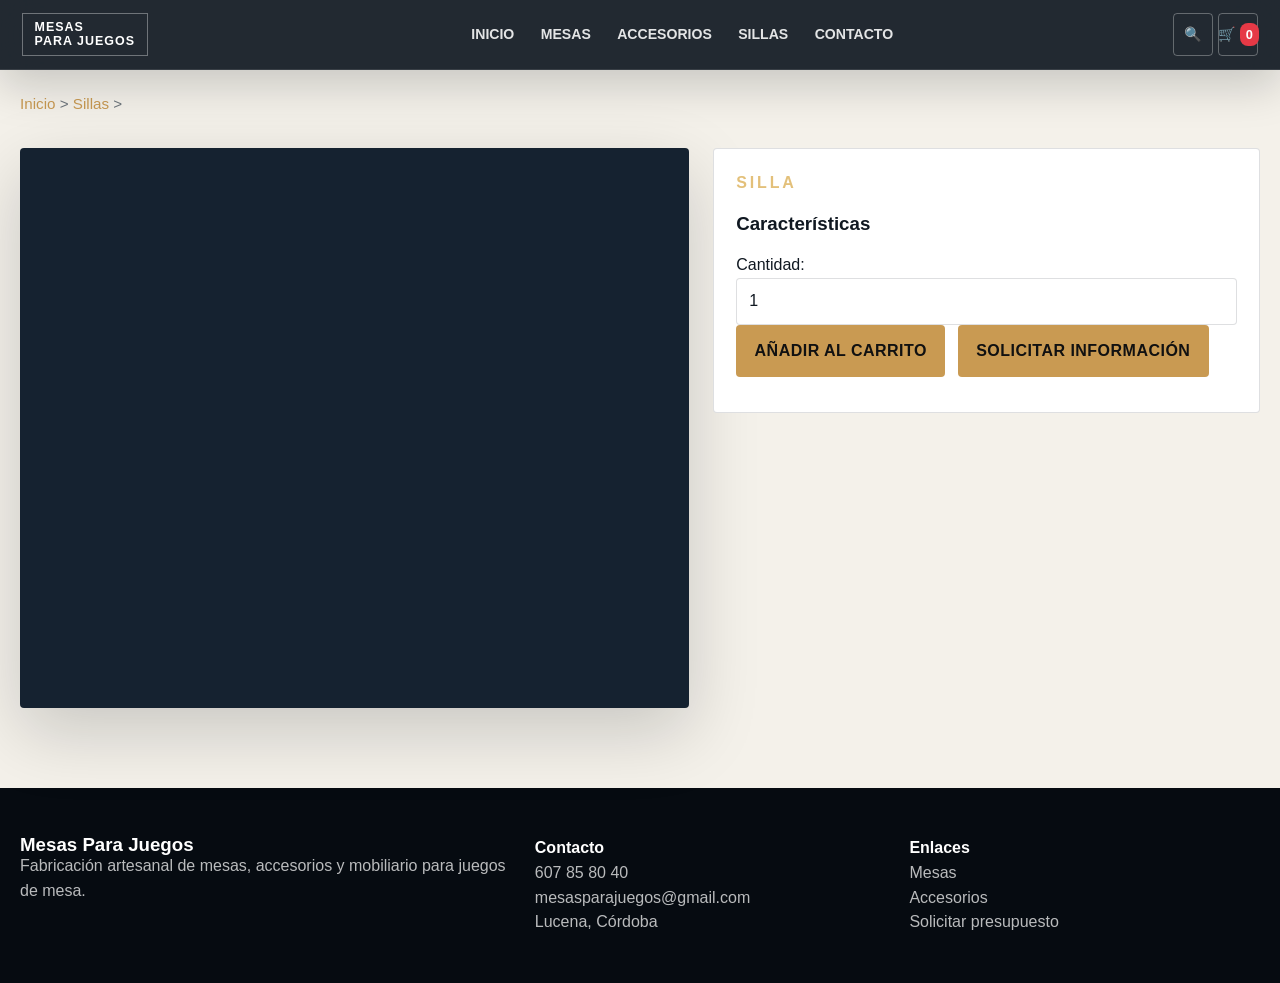
<file: pages/detalle-silla.html>
<!DOCTYPE html>
<html lang="es">
<head>
    <meta charset="UTF-8">
    <meta name="viewport" content="width=device-width, initial-scale=1.0">
    <title>Detalle de Silla | Mesas Para Juegos</title>
    <link rel="stylesheet" href="../assets/css/styles.css">
    <script defer src="../assets/js/carrito.js"></script>
    <script defer src="../assets/js/componentes.js"></script>
    <script defer src="../assets/js/detalle-silla.js"></script>
</head>
<body>
    <header id="header"></header>

    <main>
        <nav class="breadcrumbs">
            <a href="../index.html">Inicio</a> &gt;
            <a href="sillas.html">Sillas</a> &gt;
            <span id="breadcrumb-nombre"></span>
        </nav>

        <section class="detalle-layout">
            <div class="detalle-imagen" id="imagen-silla"></div>

            <div class="detalle-info">
                <span class="eyebrow">Silla</span>
                <h1 id="nombre-silla"></h1>
                <p id="descripcion-silla"></p>

                <h3>Características</h3>
                <ul id="caracteristicas-silla"></ul>

                <p class="precio"><strong id="precio-silla"></strong></p>
                <label for="cantidad">Cantidad:</label>
                <input type="number" id="cantidad" min="1" value="1">
                <button id="btn-add-carrito" class="btn-primary">Añadir al carrito</button>
                <a class="btn-primary" href="contacto.html">Solicitar información</a>
            </div>
        </section>
    </main>

    <footer id="footer"></footer>
</body>
</html>
</file>
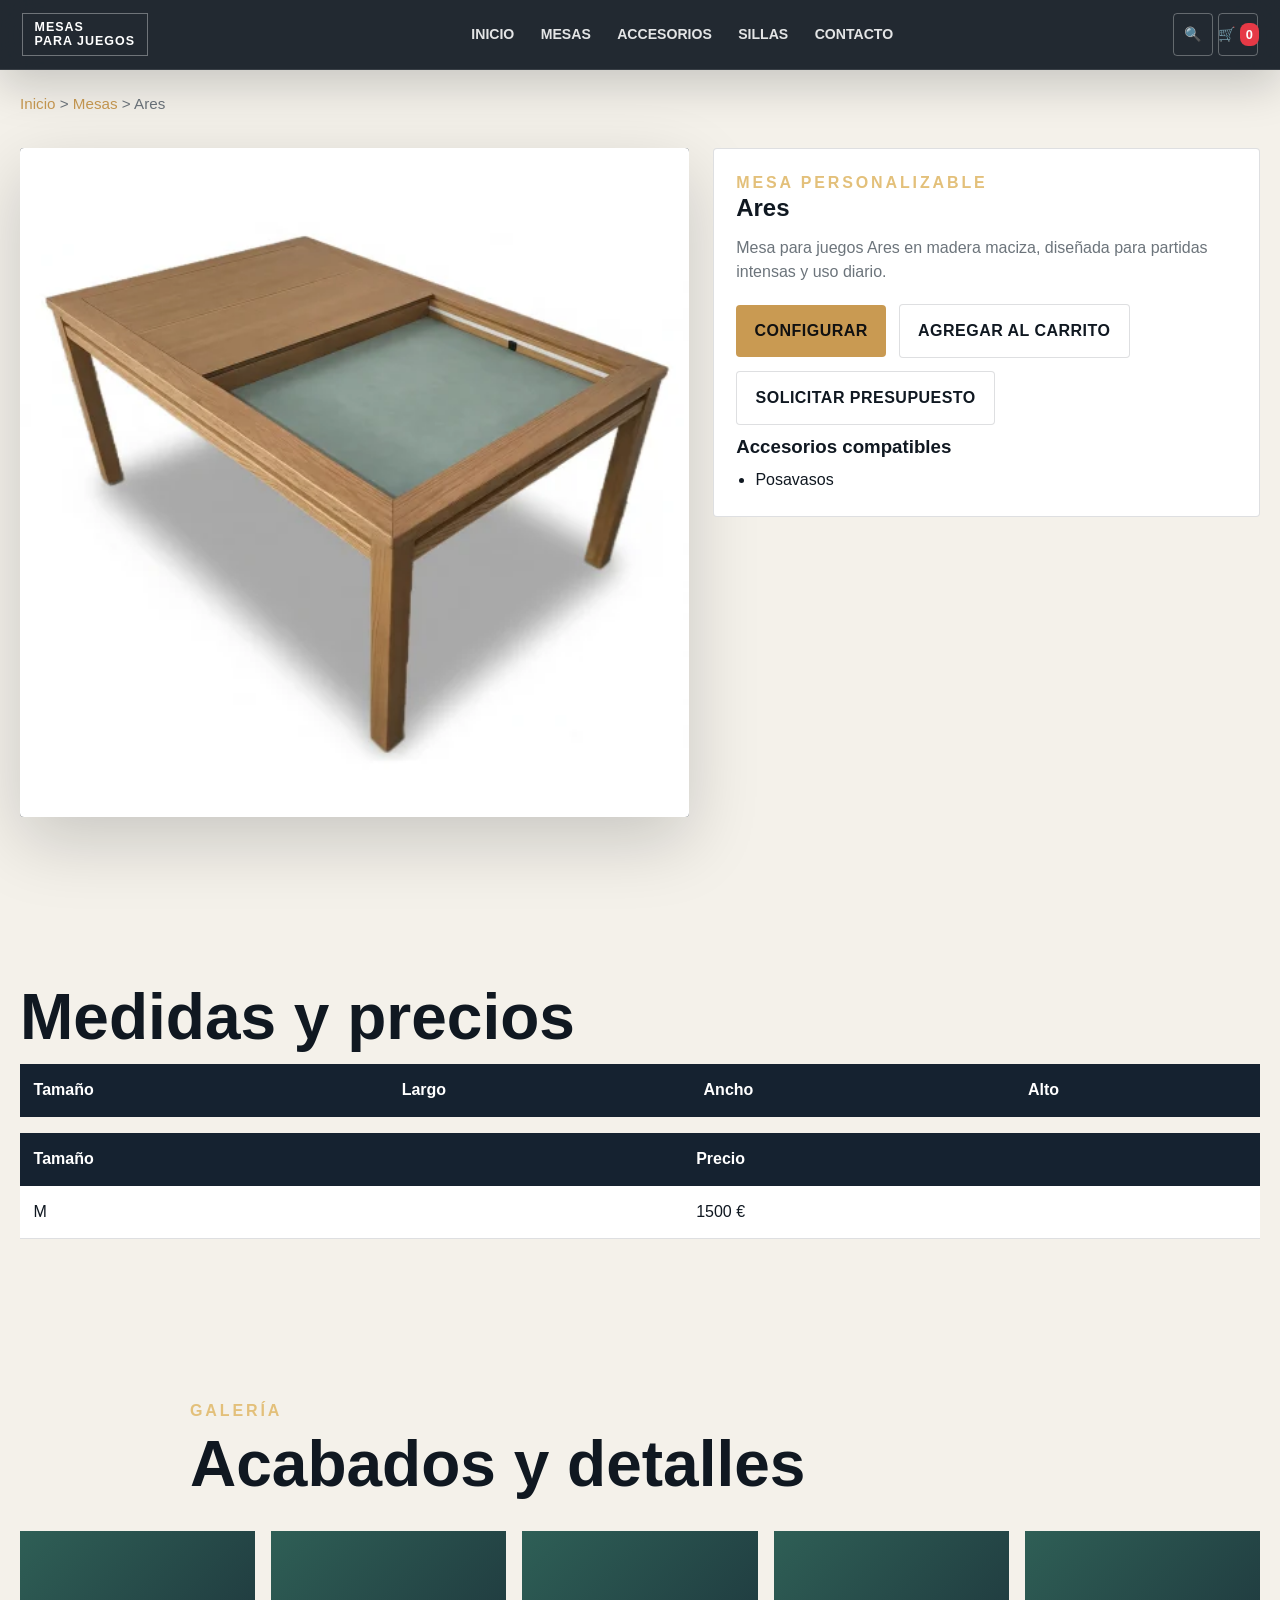
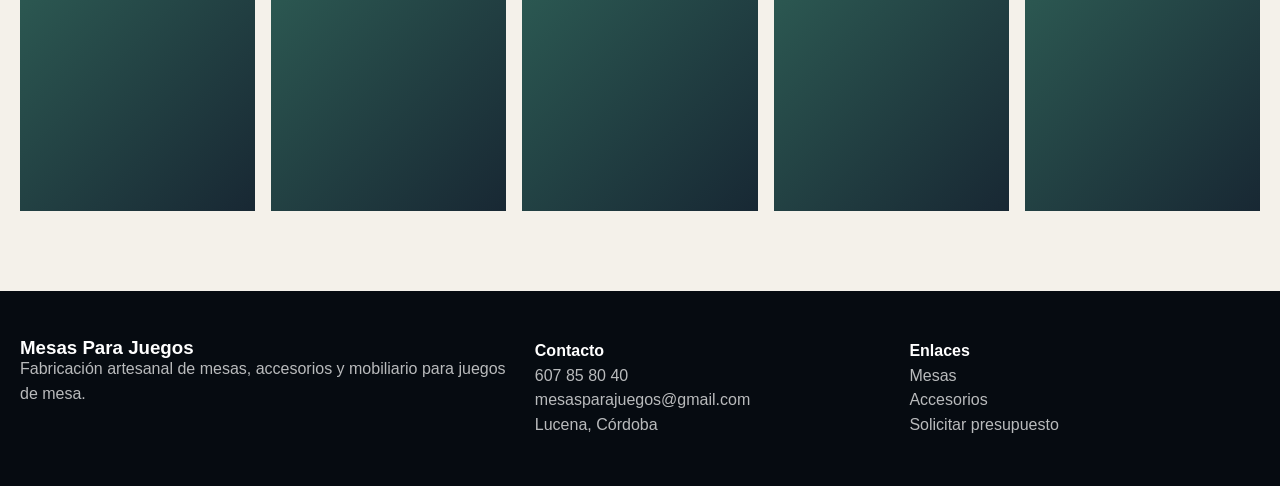
<file: pages/detalle.html>
<!DOCTYPE html>
<html lang="es">
<head>
    <meta charset="UTF-8">
    <meta name="viewport" content="width=device-width, initial-scale=1.0">
    <title>Detalle de Mesa | Mesas Para Juegos</title>
    <link rel="stylesheet" href="../assets/css/styles.css">

    <!-- Scripts globales -->
    <script defer src="../assets/js/componentes.js"></script>
    <script defer src="../assets/js/carrito.js"></script>
    <script defer src="../assets/js/detalle.js"></script>
</head>
<body>
    <header id="header"></header>

    <main>
        <nav class="breadcrumbs">
            <a href="../index.html">Inicio</a> &gt;
            <a href="../catalogo.html">Mesas</a> &gt;
            <span id="breadcrumb-nombre"></span>
        </nav>

        <section class="detalle-layout">
            <div class="detalle-imagen" id="imagen-producto"></div>

            <div class="detalle-info">
                <span class="eyebrow">Mesa personalizable</span>
                <h1 id="nombre-producto"></h1>
                <p id="descripcion-producto"></p>

                <a class="btn-primary" id="btn-configurar">Configurar</a>

                <!-- NUEVO: botón carrito -->
                <button class="btn-secondary" id="btn-carrito">Agregar al carrito</button>

                <a class="btn-secondary" href="contacto.html">Solicitar presupuesto</a>

                <h3>Accesorios compatibles</h3>
                <ul id="lista-accesorios"></ul>
            </div>
        </section>

        <section class="tablas">
            <h2>Medidas y precios</h2>
            <table class="tabla-medidas" id="tabla-medidas"></table>
            <table class="tabla-precios" id="tabla-precios"></table>
        </section>

        <section class="galeria">
            <div class="section-head">
                <div>
                    <span class="eyebrow">Galería</span>
                    <h2>Acabados y detalles</h2>
                </div>
            </div>
            <div id="galeria-grid" class="grid-5"></div>
        </section>
    </main>

    <footer id="footer"></footer>
</body>
</html>
</file>
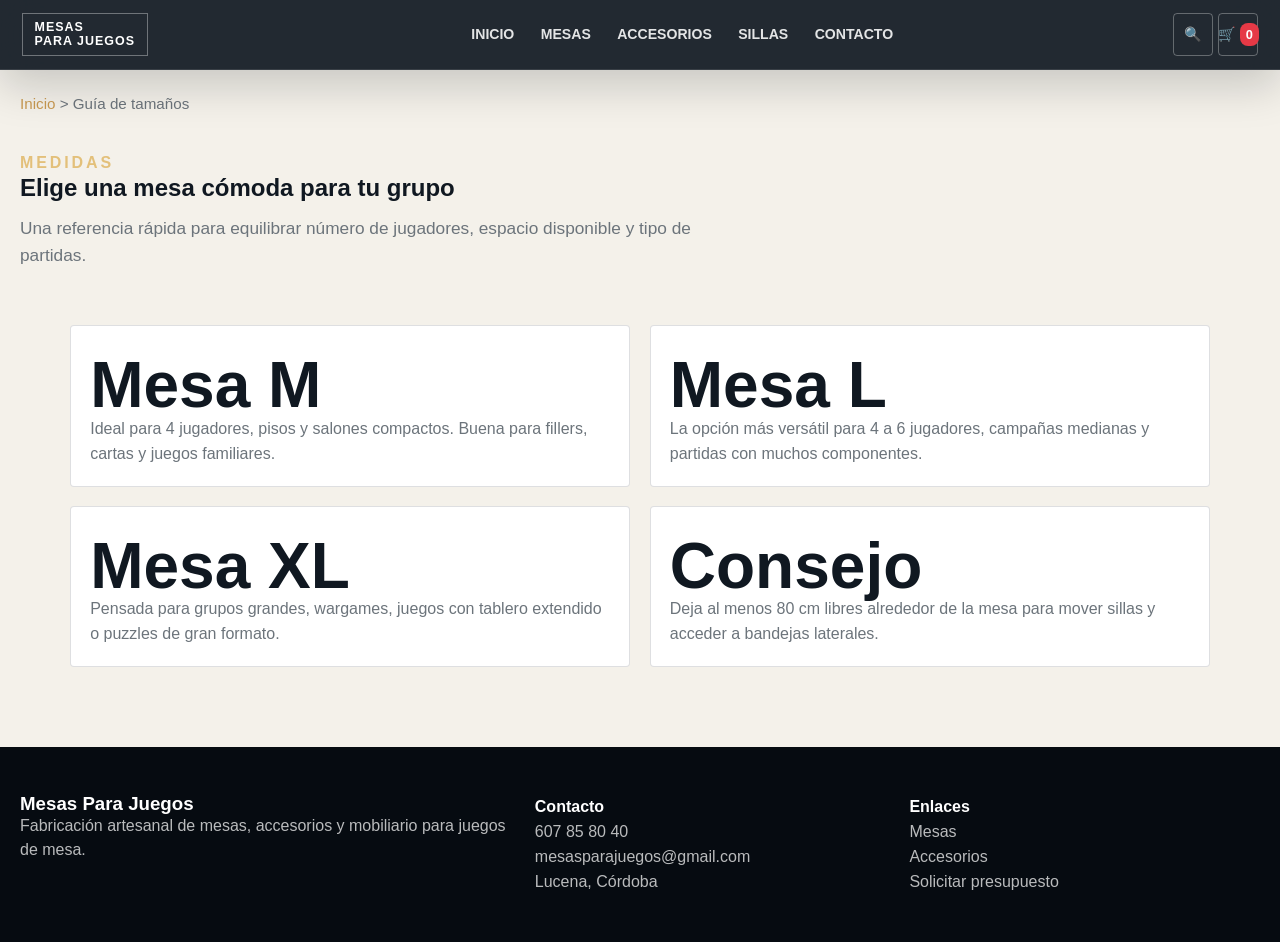
<file: pages/guia-tamanos.html>
<!DOCTYPE html>
<html lang="es">
<head>
    <meta charset="UTF-8">
    <meta name="viewport" content="width=device-width, initial-scale=1.0">
    <title>Guía de tamaños | Mesas Para Juegos</title>
    <link rel="stylesheet" href="../assets/css/styles.css">
    <script defer src="../assets/js/carrito.js"></script>
    <script defer src="../assets/js/componentes.js"></script>
</head>
<body>
    <header id="header"></header>

    <main>
        <nav class="breadcrumbs">
            <a href="../index.html">Inicio</a> &gt;
            <span>Guía de tamaños</span>
        </nav>

        <section class="titulo-pagina">
            <span class="eyebrow">Medidas</span>
            <h1>Elige una mesa cómoda para tu grupo</h1>
            <p>Una referencia rápida para equilibrar número de jugadores, espacio disponible y tipo de partidas.</p>
        </section>

        <section class="guide-grid">
            <article class="panel">
                <h2>Mesa M</h2>
                <p>Ideal para 4 jugadores, pisos y salones compactos. Buena para fillers, cartas y juegos familiares.</p>
            </article>
            <article class="panel">
                <h2>Mesa L</h2>
                <p>La opción más versátil para 4 a 6 jugadores, campañas medianas y partidas con muchos componentes.</p>
            </article>
            <article class="panel">
                <h2>Mesa XL</h2>
                <p>Pensada para grupos grandes, wargames, juegos con tablero extendido o puzzles de gran formato.</p>
            </article>
            <article class="panel">
                <h2>Consejo</h2>
                <p>Deja al menos 80 cm libres alrededor de la mesa para mover sillas y acceder a bandejas laterales.</p>
            </article>
        </section>
    </main>

    <footer id="footer"></footer>
</body>
</html>
</file>
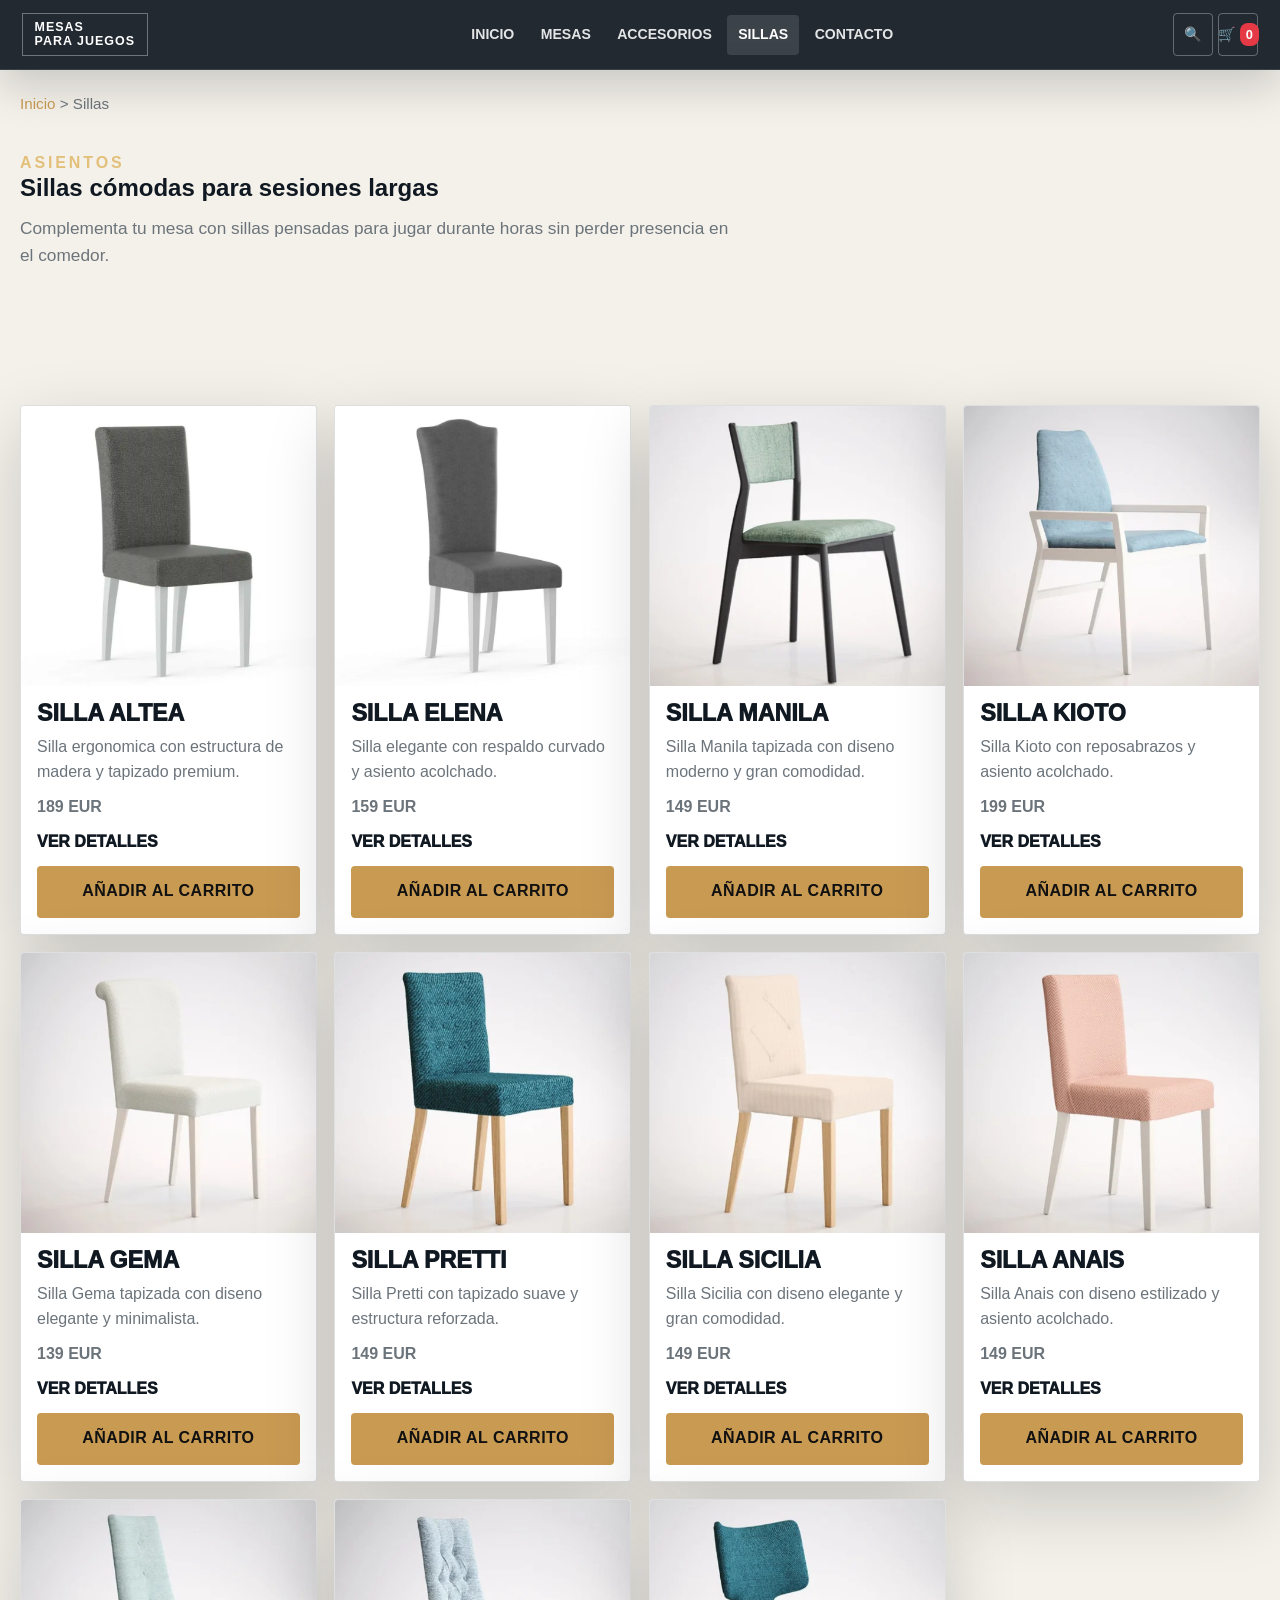
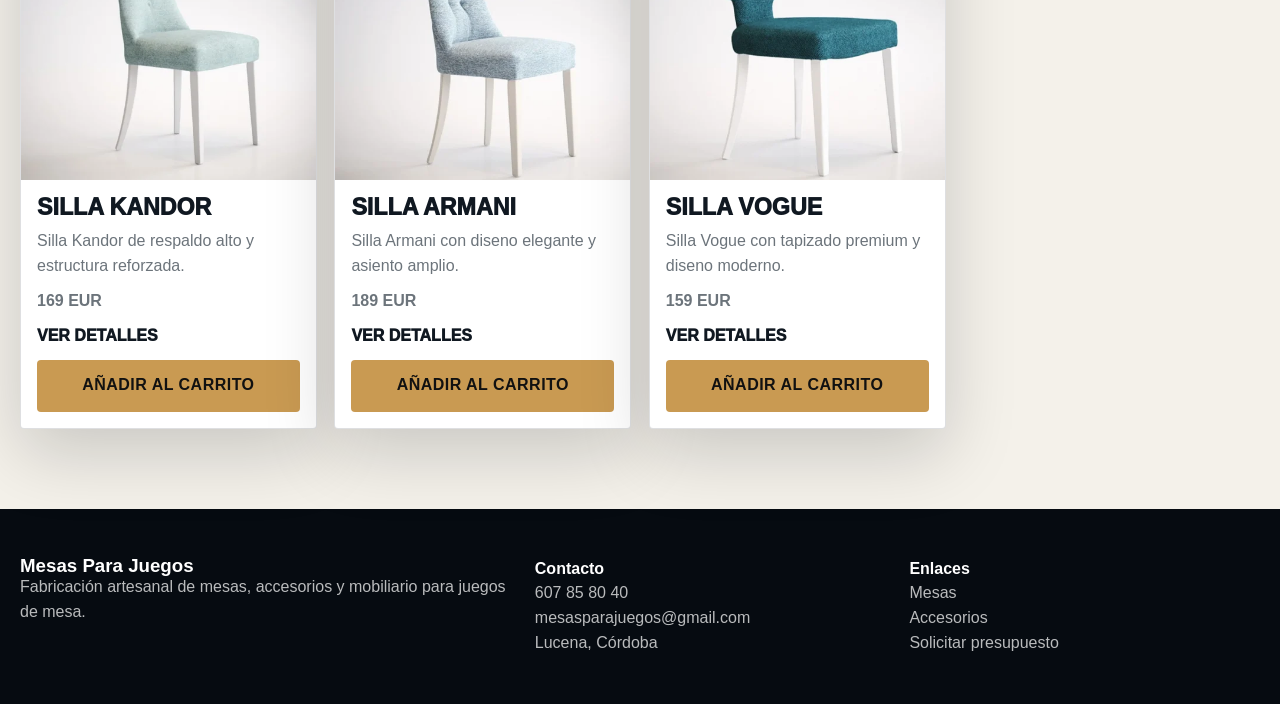
<file: pages/sillas.html>
<!DOCTYPE html>
<html lang="es">
<head>
    <meta charset="UTF-8">
    <meta name="viewport" content="width=device-width, initial-scale=1.0">
    <title>Sillas | Mesas Para Juegos</title>
    <link rel="stylesheet" href="../assets/css/styles.css">
    <script defer src="../assets/js/carrito.js"></script>
    <script defer src="../assets/js/componentes.js"></script>
    <script defer src="../assets/js/sillas.js"></script>
</head>
<body>
    <header id="header"></header>

    <main>
        <nav class="breadcrumbs">
            <a href="../index.html">Inicio</a> &gt;
            <span>Sillas</span>
        </nav>

        <section class="titulo-pagina">
            <span class="eyebrow">Asientos</span>
            <h1>Sillas cómodas para sesiones largas</h1>
            <p>Complementa tu mesa con sillas pensadas para jugar durante horas sin perder presencia en el comedor.</p>
        </section>

        <section class="listado">
            <div id="grid-sillas" class="grid-productos"></div>
        </section>
    </main>

    <footer id="footer"></footer>
</body>
</html>
</file>
<file: assets/css/styles.css>
:root {
    --ink: #101821;
    --ink-2: #152230;
    --paper: #f4f1ea;
    --muted: #6c747b;
    --line: rgba(21, 34, 48, 0.14);
    --gold: #c99a52;
    --gold-2: #e3c07a;
    --green: #2e5f56;
    --shadow: 0 24px 70px rgba(4, 10, 18, 0.18);
    --radius: 4px;
    --container: 1280px;
}

* {
    box-sizing: border-box;
    margin: 0;
    padding: 0;
}

html {
    scroll-behavior: smooth;
}

body {
    min-height: 100vh;
    background: var(--paper);
    color: var(--ink);
    font-family: "Segoe UI", Arial, sans-serif;
    line-height: 1.55;
}

a {
    color: inherit;
}

img,
video {
    display: block;
    max-width: 100%;
}

.sr-only {
    width: 1px;
    height: 1px;
    position: absolute;
    overflow: hidden;
    clip: rect(0, 0, 0, 0);
    white-space: nowrap;
}

h1,
h2,
h3 {
    line-height: 0.98;
    letter-spacing: 0;
}

h2 {
    margin-top: 0.55rem;
    font-size: clamp(2.1rem, 5vw, 5rem);
}

section {
    padding: 5rem 1.25rem;
}

.site-header {
    position: sticky;
    top: 0;
    z-index: 50;
    background: rgba(16, 24, 33, 0.92);
    color: #fff;
    border-bottom: 1px solid rgba(255, 255, 255, 0.1);
    box-shadow: 0 16px 44px rgba(5, 10, 16, 0.18);
    backdrop-filter: blur(18px);
}

.nav-wrap {
    display: grid;
    grid-template-columns: 170px 1fr auto;
    align-items: center;
    gap: 1.5rem;
    max-width: 1380px;
    margin: 0 auto;
    padding: 0.8rem 1.35rem;
}

.brand {
    color: #fff;
    text-decoration: none;
}

.brand-logo {
    display: inline-block;
    border: 1px solid rgba(255, 255, 255, 0.35);
    padding: 0.45rem 0.75rem;
    font-size: 0.78rem;
    font-weight: 900;
    line-height: 1.05;
    letter-spacing: 0.08em;
    text-transform: uppercase;
}

.site-nav ul {
    display: flex;
    align-items: center;
    justify-content: center;
    gap: 0.25rem;
    list-style: none;
}

.site-nav a,
.nav-actions a {
    display: inline-flex;
    min-height: 40px;
    align-items: center;
    justify-content: center;
    border-radius: var(--radius);
    padding: 0.55rem 0.7rem;
    color: rgba(255, 255, 255, 0.88);
    font-size: 0.88rem;
    font-weight: 800;
    text-decoration: none;
    text-transform: uppercase;
}

.site-nav a:hover,
.site-nav a.activo,
.nav-actions a:hover {
    color: #fff;
    background: rgba(255, 255, 255, 0.12);
}

.nav-actions {
    display: flex;
    gap: 0.35rem;
}

.nav-actions a {
    width: 40px;
    border: 1px solid rgba(255, 255, 255, 0.3);
}

.hero-video {
    min-height: calc(100vh - 78px);
    position: relative;
    display: grid;
    align-items: end;
    overflow: hidden;
    background: #050a10;
}

.hero-video video {
    position: absolute;
    inset: 0;
    width: 100%;
    height: 100%;
    object-fit: cover;
}

.hero-overlay {
    position: absolute;
    inset: 0;
    background:
        linear-gradient(180deg, rgba(5, 10, 16, 0.4), rgba(5, 10, 16, 0.35) 42%, rgba(5, 10, 16, 0.88)),
        radial-gradient(circle at 70% 52%, rgba(201, 154, 82, 0.18), transparent 34%);
}

.hero-copy {
    position: relative;
    z-index: 2;
    max-width: 1220px;
    width: 100%;
    margin: 0 auto;
    padding: 10rem 1.25rem 6.5rem;
    color: #fff;
}

.hero-kicker,
.eyebrow {
    color: var(--gold-2);
    font-weight: 900;
    letter-spacing: 0.18em;
    text-transform: uppercase;
}

.hero-kicker {
    font-size: clamp(2rem, 7vw, 6.8rem);
    line-height: 0.9;
}

.hero-copy h1 {
    max-width: 980px;
    font-family: Georgia, "Times New Roman", serif;
    font-size: clamp(3.1rem, 9vw, 8.5rem);
    font-style: italic;
    font-weight: 400;
}

.hero-copy p:not(.hero-kicker) {
    max-width: 520px;
    margin: 1rem 0 1.7rem;
    color: rgba(255, 255, 255, 0.84);
    font-size: clamp(1.05rem, 2vw, 1.35rem);
}

.btn-primary,
.btn-secondary,
button {
    display: inline-flex;
    min-height: 46px;
    align-items: center;
    justify-content: center;
    border: 0;
    border-radius: var(--radius);
    padding: 0.85rem 1.15rem;
    cursor: pointer;
    font: inherit;
    font-weight: 900;
    letter-spacing: 0.03em;
    text-decoration: none;
    text-transform: uppercase;
}

.btn-primary,
button {
    background: var(--gold);
    color: #111;
}

.btn-primary:hover,
button:hover {
    background: var(--gold-2);
}

.btn-secondary {
    border: 1px solid var(--line);
    background: #fff;
    color: var(--ink);
}

.btn-secondary.invert {
    border-color: rgba(255, 255, 255, 0.42);
    background: transparent;
    color: #fff;
}

.hero-actions,
.center-actions {
    display: flex;
    flex-wrap: wrap;
    gap: 0.8rem;
}

.center-actions {
    justify-content: center;
    margin-top: 2rem;
}

.marquee {
    overflow: hidden;
    background: var(--gold);
    color: #111;
    padding: 0.9rem 0;
}

.marquee-track {
    display: flex;
    min-width: max-content;
    gap: 2rem;
    animation: marquee 26s linear infinite;
    font-size: 0.95rem;
    font-weight: 950;
    letter-spacing: 0.08em;
    text-transform: uppercase;
}

.marquee-track span {
    white-space: nowrap;
}

@keyframes marquee {
    from { transform: translateX(0); }
    to { transform: translateX(-45%); }
}

.dark-section {
    background: var(--ink-2);
    color: #fff;
}

.section-head {
    max-width: 900px;
    margin: 0 auto 2.2rem;
}

.section-head.centered {
    text-align: center;
}

.section-head p {
    max-width: 680px;
    margin: 1rem auto 0;
    color: rgba(255, 255, 255, 0.72);
    font-size: 1.08rem;
}

.destacado,
.timeline,
.tablas,
.galeria,
.listado,
.titulo-pagina,
.breadcrumbs,
.cta-secundario,
.detalle-layout,
.config-layout,
.pasos {
    max-width: var(--container);
    margin: 0 auto;
}

.grid-productos,
.grid-5,
.timeline-grid,
.contact-grid,
.guide-grid,
.footer-grid {
    display: grid;
}

.grid-productos {
    grid-template-columns: repeat(auto-fit, minmax(250px, 1fr));
    gap: 1.1rem;
}

.card-producto,
.mini-grid article,
.step,
.panel,
.filtros,
.detalle-info,
.config-opciones,
.config-resumen-box {
    border: 1px solid var(--line);
    border-radius: var(--radius);
    background: #fff;
}

.card-producto {
    display: flex;
    min-height: 450px;
    flex-direction: column;
    overflow: hidden;
    color: var(--ink);
    box-shadow: var(--shadow);
}

.card-producto img,
.img-placeholder {
    width: 100%;
    height: 280px;
    object-fit: cover;
    background:
        linear-gradient(135deg, rgba(46, 95, 86, 0.9), rgba(21, 34, 48, 0.9)),
        #2e5f56;
}

.card-producto.sin-imagen::before,
.feature-image.sin-imagen::before,
.image-banner.sin-imagen::before,
.detalle-imagen.sin-imagen::before {
    display: grid;
    place-items: center;
    color: rgba(255, 255, 255, 0.86);
    font-size: 0.92rem;
    font-weight: 800;
    letter-spacing: 0.08em;
    text-transform: uppercase;
}

.card-producto.sin-imagen::before {
    content: "Imagen pendiente";
    height: 280px;
    background:
        linear-gradient(135deg, rgba(46, 95, 86, 0.92), rgba(21, 34, 48, 0.92)),
        #2e5f56;
}

.card-producto .contenido {
    display: flex;
    flex: 1;
    flex-direction: column;
    gap: 0.65rem;
    padding: 1rem;
}

.card-producto h3 {
    font-size: 1.45rem;
}

.card-producto p,
.titulo-pagina p,
.feature-copy p,
.detalle-info p,
.panel p,
.panel li {
    color: var(--muted);
}

.card-producto a {
    margin-top: auto;
    color: var(--ink);
    font-weight: 950;
    text-decoration: none;
    text-transform: uppercase;
}

.split-feature {
    display: grid;
    grid-template-columns: minmax(0, 1fr) minmax(360px, 0.9fr);
    padding: 0;
    background: var(--paper);
}

.feature-image {
    min-height: 620px;
    position: relative;
}

.feature-image img {
    width: 100%;
    height: 100%;
    min-height: 620px;
    object-fit: cover;
}

.feature-image.sin-imagen,
.image-banner.sin-imagen,
.detalle-imagen.sin-imagen {
    background:
        linear-gradient(135deg, rgba(46, 95, 86, 0.92), rgba(21, 34, 48, 0.92)),
        #2e5f56;
}

.feature-image.sin-imagen::before {
    content: "Imagen destacada pendiente";
    position: absolute;
    inset: 0;
}

.feature-copy {
    display: flex;
    flex-direction: column;
    justify-content: center;
    padding: clamp(2rem, 5vw, 5rem);
}

.feature-copy h2,
.final-cta h2 {
    color: var(--ink);
}

.mini-grid {
    display: grid;
    grid-template-columns: repeat(3, 1fr);
    gap: 0.75rem;
}

.mini-grid article {
    padding: 1rem;
}

.mini-grid strong,
.mini-grid span {
    display: block;
}

.mini-grid span {
    font-size: 0.93rem;
}

.timeline-grid {
    grid-template-columns: repeat(5, minmax(0, 1fr));
    gap: 1rem;
}

.step {
    min-height: 190px;
    display: flex;
    flex-direction: column;
    justify-content: space-between;
    padding: 1.25rem;
    background: rgba(255, 255, 255, 0.06);
    color: #fff;
}

.step strong {
    color: var(--gold-2);
    font-size: 2.8rem;
    line-height: 1;
}

.step span {
    font-size: 1.2rem;
    font-weight: 850;
}

.banner-grid {
    display: grid;
    grid-template-columns: 1.2fr 1fr 1fr;
    gap: 1rem;
    background: #0d151f;
}

.image-banner {
    min-height: 390px;
    position: relative;
    display: flex;
    align-items: end;
    overflow: hidden;
    color: #fff;
    text-decoration: none;
}

.image-banner img {
    position: absolute;
    inset: 0;
    width: 100%;
    height: 100%;
    object-fit: cover;
    transition: transform 0.5s ease;
}

.image-banner.sin-imagen::before {
    content: "Material pendiente";
    position: absolute;
    inset: 0;
    z-index: 1;
}

.image-banner::after {
    content: "";
    position: absolute;
    inset: 0;
    background: linear-gradient(180deg, transparent 20%, rgba(0, 0, 0, 0.82));
}

.image-banner span {
    position: relative;
    z-index: 1;
    padding: 1.2rem;
    font-size: clamp(1.4rem, 3vw, 2.5rem);
    font-weight: 950;
}

.image-banner:hover img {
    transform: scale(1.06);
}

.final-cta {
    display: grid;
    justify-items: center;
    text-align: center;
    background: var(--ink-2);
    color: #fff;
}

.final-cta h2 {
    color: #fff;
}

.final-cta p {
    max-width: 620px;
    margin: 1rem 0 1.4rem;
    color: rgba(255, 255, 255, 0.72);
}

.breadcrumbs {
    padding: 1.4rem 1.25rem 0;
    color: var(--muted);
    font-size: 0.95rem;
}

.breadcrumbs a {
    color: var(--gold);
    text-decoration: none;
}

.titulo-pagina {
    padding: 2.2rem 1.25rem 3.5rem;
}

.titulo-pagina p {
    max-width: 720px;
    margin-top: 1rem;
    font-size: 1.08rem;
}

.busqueda-hero {
    padding-bottom: 2.2rem;
}

.busqueda-form {
    display: grid;
    grid-template-columns: minmax(0, 1fr) auto;
    gap: 0.75rem;
    max-width: 820px;
    margin-top: 1.6rem;
}

.busqueda-form input {
    min-height: 52px;
    border-color: rgba(21, 34, 48, 0.22);
    font-size: 1rem;
    box-shadow: 0 14px 36px rgba(16, 24, 33, 0.07);
}

.busqueda-tabs {
    display: flex;
    flex-wrap: wrap;
    gap: 0.5rem;
    margin-top: 1rem;
}

.busqueda-tabs button {
    min-height: 38px;
    border: 1px solid var(--line);
    background: #fff;
    color: var(--muted);
    padding: 0.55rem 0.9rem;
    font-size: 0.86rem;
}

.busqueda-tabs button.activo {
    border-color: var(--gold);
    background: var(--gold);
    color: #111;
}

.busqueda-resultados {
    max-width: var(--container);
    margin: 0 auto;
    padding: 0 1.25rem 5rem;
}

.resultado-meta {
    margin-bottom: 1rem;
    color: var(--muted);
    font-weight: 800;
}

.resultado-card .contenido {
    position: relative;
}

.resultado-tipo {
    width: max-content;
    border: 1px solid rgba(201, 154, 82, 0.35);
    border-radius: 999px;
    background: rgba(201, 154, 82, 0.12);
    color: var(--ink);
    padding: 0.2rem 0.55rem;
    font-size: 0.72rem;
    font-weight: 900;
    text-transform: uppercase;
}

.sin-resultados {
    grid-column: 1 / -1;
    border: 1px solid var(--line);
    border-radius: var(--radius);
    background: #fff;
    padding: clamp(1.5rem, 4vw, 2.5rem);
}

.sin-resultados h2 {
    font-size: clamp(1.6rem, 4vw, 2.6rem);
}

.sin-resultados p {
    margin-top: 0.7rem;
    color: var(--muted);
}

.layout-catalogo {
    display: grid;
    grid-template-columns: minmax(260px, 320px) minmax(0, 1fr);
    gap: clamp(2rem, 4vw, 4.5rem);
    max-width: var(--container);
    margin: 0 auto;
    padding: 0 1.25rem 5rem;
}

.layout-catalogo .listado {
    padding: 0;
}

.filtros {
    align-self: start;
    padding: 1.35rem;
    position: sticky;
    top: 1.25rem;
    max-height: calc(100vh - 2.5rem);
    overflow-y: auto;
    overscroll-behavior: contain;
    scrollbar-gutter: stable;
    box-shadow: 0 18px 50px rgba(16, 24, 33, 0.08);
}

.filtros h3 {
    margin-bottom: 0.8rem;
}

.filtros label {
    display: block;
    margin: 0.85rem 0 0.3rem;
    color: var(--muted);
    font-size: 0.88rem;
    font-weight: 850;
    text-transform: uppercase;
}

.filtros input[type="search"],
.filtros select,
.filtros input[type="range"] {
    margin-bottom: 1.05rem;
}

.filtros input[type="range"] {
    accent-color: var(--green);
    padding: 0;
}

#precio-max {
    display: block;
    margin: 0.15rem 0 0.9rem;
    color: var(--ink);
    font-size: 1rem;
    font-weight: 800;
}

#btn-filtrar {
    width: 100%;
    margin-bottom: 1.1rem;
}

.filtros hr {
    margin: 1.1rem 0;
    border: 0;
    border-top: 1px solid var(--line);
}

.filtros ul {
    margin: 0.7rem 0 0.75rem 1.2rem;
    color: var(--muted);
}

.filtros li {
    margin-bottom: 0.25rem;
}

.filtros a {
    color: var(--ink);
    font-weight: 800;
    text-underline-offset: 0.18em;
}

select,
input,
textarea {
    width: 100%;
    min-height: 44px;
    border: 1px solid var(--line);
    border-radius: var(--radius);
    background: #fff;
    color: var(--ink);
    font: inherit;
    padding: 0.65rem 0.75rem;
}

textarea {
    min-height: 130px;
    resize: vertical;
}

.cta-secundario {
    display: flex;
    flex-wrap: wrap;
    gap: 0.8rem;
    padding: 0 1.25rem 5rem;
}

.cta-secundario a {
    background: var(--ink);
    color: #fff;
    padding: 0.9rem 1rem;
    font-weight: 900;
    text-decoration: none;
    text-transform: uppercase;
}

.detalle-layout {
    display: grid;
    grid-template-columns: minmax(0, 1.1fr) minmax(320px, 0.9fr);
    gap: 1.5rem;
    padding: 2rem 1.25rem 5rem;
}

.detalle-imagen {
    min-height: 560px;
    overflow: hidden;
    border-radius: var(--radius);
    background: var(--ink-2);
    box-shadow: var(--shadow);
}

.detalle-imagen img {
    width: 100%;
    height: 100%;
    min-height: 560px;
    object-fit: cover;
}

.detalle-imagen.sin-imagen::before {
    content: "Imagen del producto pendiente";
    min-height: 560px;
}

.detalle-info {
    align-self: start;
    padding: 1.4rem;
}

.detalle-info p {
    margin: 1rem 0 1.2rem;
}

.detalle-info .btn-primary,
.detalle-info .btn-secondary {
    margin: 0 0.5rem 0.8rem 0;
}

.detalle-info ul,
.panel ul {
    margin: 0.75rem 0 0 1.2rem;
}

.tablas table {
    width: 100%;
    margin-top: 1rem;
    border-collapse: collapse;
    background: #fff;
}

th,
td {
    border-bottom: 1px solid var(--line);
    padding: 0.85rem;
    text-align: left;
}

th {
    background: var(--ink-2);
    color: #fff;
}

.grid-5 {
    grid-template-columns: repeat(auto-fit, minmax(160px, 1fr));
    gap: 1rem;
}

.pasos {
    display: flex;
    flex-wrap: wrap;
    justify-content: center;
    gap: 0.5rem;
    padding: 0 1.25rem 1.2rem;
}

.paso {
    border: 1px solid var(--line);
    border-radius: 999px;
    background: #fff;
    color: var(--muted);
    padding: 0.45rem 0.75rem;
    font-weight: 850;
}

.paso.activo {
    background: var(--gold);
    color: #111;
}

.config-main {
    max-width: 1200px;
    margin: 0 auto;
    padding: 0 1.5rem 3rem;
}

.config-main .titulo-pagina {
    text-align: center;
}

.config-layout {
    display: grid;
    grid-template-columns: minmax(0, 1.08fr) minmax(320px, 0.92fr);
    gap: clamp(1.5rem, 3vw, 2.4rem);
    align-items: start;
    padding: 0 1.25rem 5rem;
}

.config-3d {
    min-height: 460px;
    overflow: hidden;
    border-radius: var(--radius);
    border: 1px solid var(--line);
    background:
        linear-gradient(180deg, rgba(21, 34, 48, 0.14), rgba(21, 34, 48, 0.78)),
        url("../media/productos/zeus.webp") center/cover;
}

.config-3d img {
    width: 100%;
    height: 100%;
    min-height: 460px;
    object-fit: contain;
    background: #fff;
}

.config-opciones {
    min-height: auto;
    display: flex;
    flex-direction: column;
    justify-content: flex-start;
    padding: clamp(1.2rem, 2.5vw, 2rem);
    box-shadow: 0 18px 50px rgba(16, 24, 33, 0.08);
}

.config-opciones h2 {
    margin-bottom: 1rem;
    font-size: clamp(1.6rem, 3vw, 2.25rem);
    line-height: 1.05;
}

#opciones {
    display: grid;
    gap: 0.7rem;
}

.opcion {
    display: grid;
    grid-template-columns: 20px minmax(0, 1fr);
    align-items: start;
    column-gap: 0.75rem;
    padding: 0.7rem 0.75rem;
    font-size: 0.95rem;
    border: 1px solid transparent;
    border-radius: var(--radius);
    background: rgba(244, 241, 234, 0.62);
    transition: border-color 0.2s ease, background 0.2s ease;
}

.opcion:hover {
    border-color: rgba(46, 95, 86, 0.22);
    background: #fff;
}

.opcion input[type="radio"] {
    width: 18px;
    min-height: auto;
    margin-top: 0.15rem;
    padding: 0;
}

.opcion span {
    display: block;
}

#btn-siguiente {
    width: 100%;
    margin-top: 1.2rem;
}

.config-resumen {
    max-width: 760px;
    margin: 0 auto;
    padding-top: 1rem;
}

.config-resumen h2,
.config-resumen-box h3 {
    text-align: center;
}

.config-resumen-box {
    margin: 1.5rem 0;
    padding: 1.5rem;
}

.config-list {
    list-style: none;
}

.config-item {
    display: flex;
    justify-content: space-between;
    gap: 1rem;
    padding: 0.75rem 0;
    border-bottom: 1px solid var(--line);
}

.config-item:last-child {
    border-bottom: 0;
}

.config-label {
    font-weight: 800;
    color: var(--ink);
}

.config-value {
    color: var(--muted);
    text-align: right;
}

.contact-grid,
.guide-grid {
    grid-template-columns: 1fr 1fr;
    gap: 1.2rem;
    max-width: 1180px;
    margin: 0 auto;
    padding: 0 1.25rem 5rem;
}

.panel {
    padding: 1.2rem;
}

.form-grid {
    display: grid;
    gap: 0.85rem;
}

footer {
    background: #060b11;
    color: #fff;
    padding: 3rem 1.25rem;
}

.footer-grid {
    grid-template-columns: 1.4fr 1fr 1fr;
    gap: 1.5rem;
    max-width: var(--container);
    margin: 0 auto;
}

footer p,
footer a {
    color: rgba(255, 255, 255, 0.72);
    text-decoration: none;
}

@media (max-width: 960px) {
    .nav-wrap {
        grid-template-columns: 1fr auto;
    }

    .site-nav {
        grid-column: 1 / -1;
        overflow-x: auto;
    }

    .site-nav ul {
        justify-content: flex-start;
        min-width: max-content;
    }

    .split-feature,
    .layout-catalogo,
    .detalle-layout,
    .config-layout,
    .contact-grid,
    .guide-grid,
    .footer-grid,
    .banner-grid,
    .timeline-grid,
    .mini-grid {
        grid-template-columns: 1fr;
    }

    .feature-image img,
    .feature-image.sin-imagen {
        min-height: 360px;
    }

    .filtros {
        position: static;
    }
}

@media (max-width: 560px) {
    section {
        padding: 3.25rem 1rem;
    }

    .busqueda-form {
        grid-template-columns: 1fr;
    }

    .busqueda-form .btn-primary,
    .busqueda-tabs button {
        width: 100%;
    }

    .busqueda-tabs {
        display: grid;
        grid-template-columns: 1fr 1fr;
    }

    .nav-wrap {
        grid-template-columns: 1fr;
        gap: 0.8rem;
        padding: 0.9rem 1rem 1rem;
    }

    .site-nav {
        width: 100%;
    }

    .site-nav ul {
        gap: 0.15rem;
        min-width: 0;
        justify-content: flex-start;
        overflow-x: auto;
        padding-bottom: 0.2rem;
    }

    .site-nav a {
        min-height: 36px;
        padding: 0.45rem 0.65rem;
        font-size: 0.78rem;
        white-space: nowrap;
    }

    .nav-actions {
        width: 100%;
        justify-content: flex-start;
    }

    .hero-copy {
        padding-bottom: 4rem;
    }

    .hero-copy h1 {
        font-size: clamp(3rem, 18vw, 5rem);
    }

    .brand-logo {
        font-size: 0.72rem;
    }

    .config-item {
        flex-direction: column;
        gap: 0.35rem;
    }

    .config-value {
        text-align: left;
    }
}

.carrito-icon {
    font-weight: bold;
    display: flex;
    align-items: center;
    gap: 4px;
}

#carrito-count {
    background: #e63946;
    color: white;
    padding: 2px 6px;
    border-radius: 8px;
    font-size: 0.8rem;
}

.carrito-main {
    width: 100%;
    max-width: 1120px;
    margin: 0 auto;
}

.carrito-contenido,
.carrito-total {
    padding: 0 1.25rem 2rem;
}

.carrito-item {
    display: grid;
    grid-template-columns: minmax(104px, 140px) minmax(0, 1fr) minmax(150px, 190px);
    gap: clamp(1rem, 3vw, 1.5rem);
    width: 100%;
    padding: clamp(1rem, 3vw, 1.5rem);
    border: 1px solid var(--line);
    border-radius: var(--radius);
    background: #fff;
    margin-bottom: 1.5rem;
    align-items: start;
    box-shadow: 0 18px 50px rgba(16, 24, 33, 0.08);
}

.carrito-thumb {
    width: 100%;
    aspect-ratio: 1;
    border-radius: var(--radius);
    overflow: hidden;
    background: #f3f3f3;
    display: flex;
    align-items: center;
    justify-content: center;
}

.carrito-thumb img {
    width: 100%;
    height: 100%;
    object-fit: cover;
}

.carrito-info {
    min-width: 0;
}

.carrito-info h3 {
    margin: 0 0 .5rem 0;
    font-size: 1.35rem;
}

.carrito-opciones {
    margin-top: .5rem;
    padding-left: 1rem;
    overflow-wrap: anywhere;
}

.carrito-opciones li {
    font-size: .9rem;
    margin-bottom: .25rem;
}

.carrito-controles {
    display: flex;
    flex-direction: column;
    gap: .5rem;
    align-items: stretch;
    min-width: 0;
}

.carrito-controles label {
    color: var(--ink);
    font-weight: 800;
}

.input-cantidad {
    width: 100%;
    min-width: 0;
}

.btn-eliminar {
    width: 100%;
}

.carrito-total-box {
    display: flex;
    flex-wrap: wrap;
    align-items: center;
    gap: 0.75rem;
}

.carrito-total-box h2 {
    width: 100%;
    margin: 0 0 0.25rem;
    font-size: clamp(2rem, 7vw, 3rem);
}

@media (max-width: 760px) {
    .carrito-item {
        grid-template-columns: minmax(88px, 32%) minmax(0, 1fr);
    }

    .carrito-controles {
        grid-column: 1 / -1;
        display: grid;
        grid-template-columns: minmax(90px, 1fr) minmax(120px, 1fr);
        align-items: end;
    }

    .carrito-controles label {
        grid-column: 1 / -1;
    }
}

@media (max-width: 480px) {
    .carrito-main .titulo-pagina {
        padding-bottom: 2.2rem;
    }

    .carrito-contenido,
    .carrito-total {
        padding-inline: 1rem;
    }

    .carrito-item {
        grid-template-columns: 96px minmax(0, 1fr);
        gap: 0.9rem;
    }

    .carrito-info h3 {
        font-size: 1.15rem;
    }

    .carrito-opciones {
        padding-left: 0.95rem;
    }

    .carrito-controles {
        grid-template-columns: 1fr;
    }

    .carrito-total-box,
    .carrito-total-box .btn-primary,
    .carrito-total-box .btn-secondary {
        width: 100%;
    }
}
</file>
